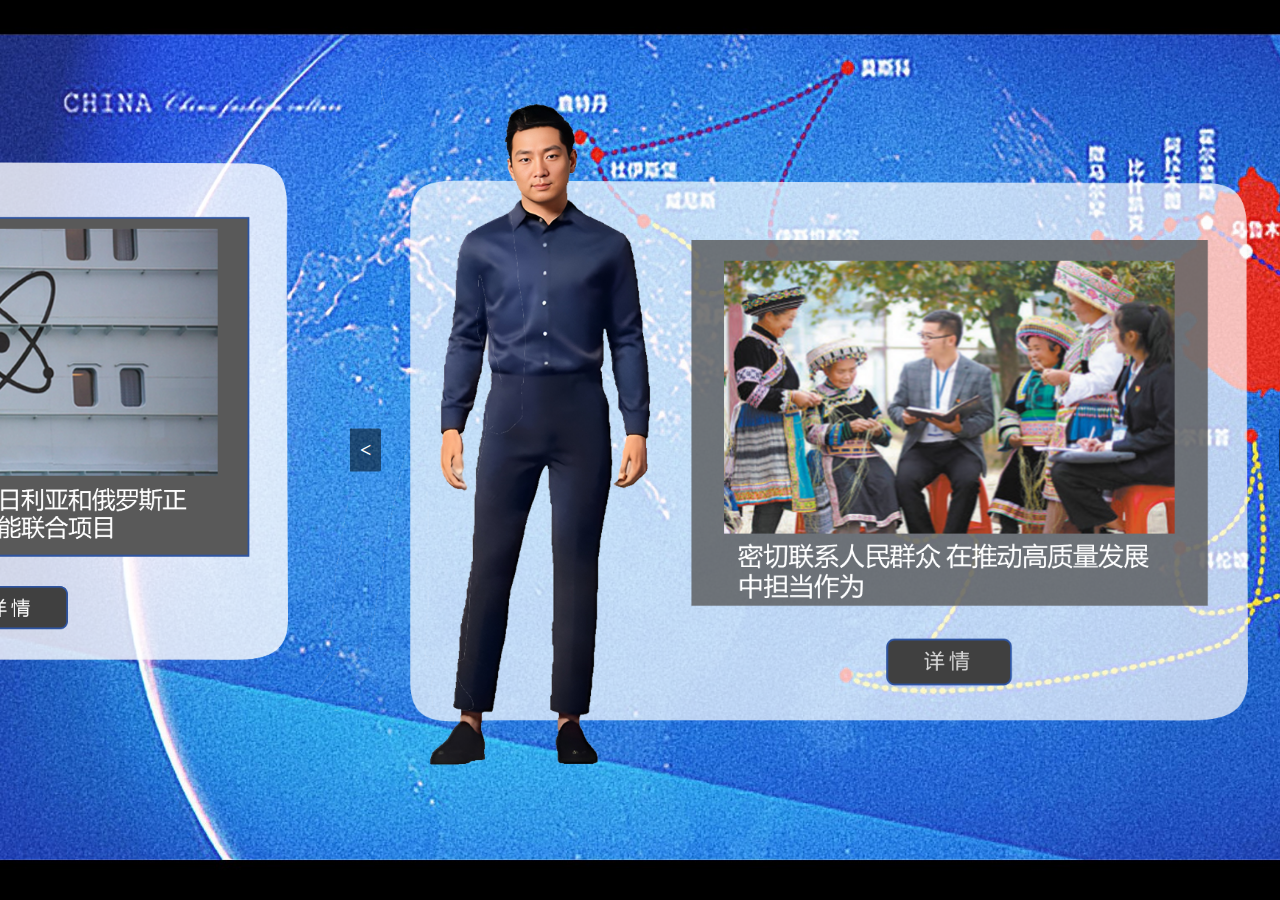
<file: 首页/index.html>
<!DOCTYPE html>
<html>
<head>
    <title>Your Page Title</title>
    <script src="./jquery.min.js"></script>
    <link rel="stylesheet" type="text/css" href="style.css">
    <script src="script.js"></script>
</head>
<body>


  <div id="slider" style="min-height: 800px;">
    <a href="#" class="control_next">></a>
    <a href="#" class="control_prev"><</a>
    <a href="../html轮播/index.html">
      <div style="width: 1644px; overflow: hidden;    height: 800px;">
        <ul>
          <li><img src="human1.png" alt="Slide 1"></li>
          <li><img src="human2.png" alt="Slide 2"></li>
          <li><img src="human3.png" alt="Slide 2"></li>
          <li><img src="human4.png" alt="Slide 2"></li>
        </ul>  
      </div>

    </a>

  </div>
  
  
</body>
</html>
</file>
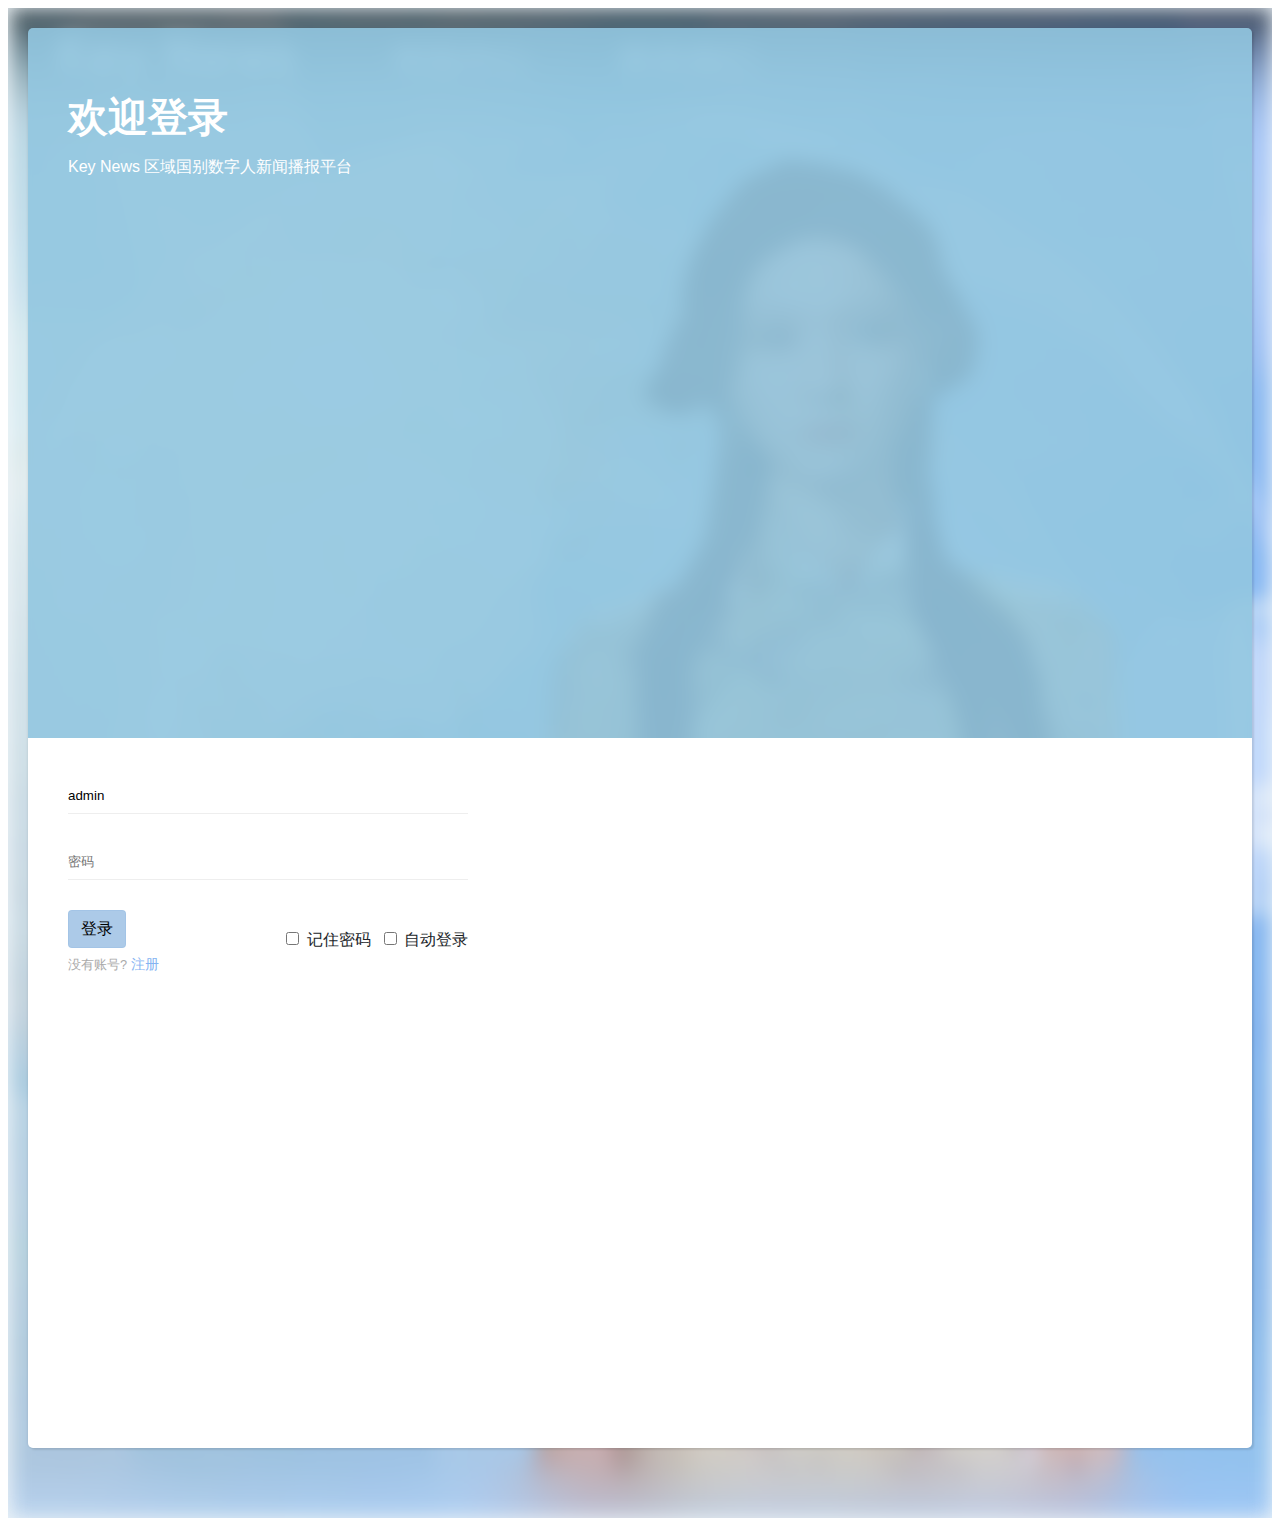
<file: login and register/login.html>
<!DOCTYPE html>
<html>
  <head>
    <meta charset="utf-8">
    <meta http-equiv="X-UA-Compatible" content="IE=edge">
    <title>login</title>
    <meta name="description" content="">
    <meta name="viewport" content="width=device-width, initial-scale=1, shrink-to-fit=no">
    <meta name="robots" content="all,follow">
    <link rel="stylesheet" href="https://www.jq22.com/jquery/bootstrap-4.2.1.css">
    <link rel="stylesheet" href="css/style.default.css" id="theme-stylesheet">
  </head>
  <body>
    <div class="page login-page">
      <div class="container d-flex align-items-center">
        <div class="form-holder has-shadow">
          <div class="row">
            <!-- Logo & Information Panel-->
            <div class="col-lg-6">
              <div class="info d-flex align-items-center">
                <div class="content">
                  <div class="logo">
                    <h1>欢迎登录</h1>
                  </div>
                  <p>Key News
					区域国别数字人新闻播报平台
				  </p>
                </div>
              </div>
            </div>
            <!-- Form Panel    -->
            <div class="col-lg-6 bg-white">
              <div class="form d-flex align-items-center">
                <div class="content">
                  <form method="post" action="login.html" class="form-validate" id="loginFrom">
                    <div class="form-group">
                      <input id="login-username" type="text" name="userName" required data-msg="请输入用户名" placeholder="用户名" value="admin" class="input-material">
                    </div>
                    <div class="form-group">
                      <input id="login-password" type="password" name="passWord" required data-msg="请输入密码" placeholder="密码" class="input-material">
                    </div>
                    <button id="login" type="submit" class="btn btn-primary">登录</button>
                    <div style="margin-top: -40px;"> 
                    	<!-- <input type="checkbox"  id="check1"/>&nbsp;<span>记住密码</span>
                    	<input type="checkbox" id="check2"/>&nbsp;<span>自动登录</span> -->
                    	<div class="custom-control custom-checkbox " style="float: right;">
											    <input type="checkbox" class="custom-control-input" id="check2" >
											    <label class="custom-control-label" for="check2">自动登录</label>
											</div>
											<div class="custom-control custom-checkbox " style="float: right;">
											    <input type="checkbox" class="custom-control-input" id="check1" >
											    <label class="custom-control-label" for="check1">记住密码&nbsp;&nbsp;</label>
											</div> 
                    </div>
                  </form>
                  <br />
                  <small>没有账号?</small><a href="register.html" class="signup">&nbsp;注册</a>
                </div>
              </div>
            </div>
          </div>
        </div>
      </div>
    </div>
    <!-- JavaScript files-->
    <script src="https://www.jq22.com/jquery/jquery-1.10.2.js"></script>
    <script src="https://www.jq22.com/jquery/bootstrap-3.3.4.js"></script>
    <script src="vendor/jquery-validation/jquery.validate.min.js"></script><!--表单验证-->
    <!-- Main File-->
    <script src="js/front.js"></script>
    <script>
    	$(function(){
    		/*判断上次是否勾选记住密码和自动登录*/
    		var check1s=localStorage.getItem("check1");
    		var check2s=localStorage.getItem("check2");
    		var oldName=localStorage.getItem("userName");
    		var oldPass=localStorage.getItem("passWord");
    		if(check1s=="true"){
    			 $("#login-username").val(oldName);
    			 $("#login-password").val(oldPass);
    			 $("#check1").prop('checked',true);
    		}else{
    			 $("#login-username").val('');
    			 $("#login-password").val('');
    			 $("#check1").prop('checked',false);
    		}
    		if(check2s=="true"){
    			$("#check2").prop('checked',true);
    			$("#loginFrom").submit();
    			//location="https://www.baidu.com?userName="+oldName+"&passWord="+oldPass;//添加退出当前账号功能
    		}else{
    			$("#check2").prop('checked',false);
    		}
    		/*拿到刚刚注册的账号*/
    		/*if(localStorage.getItem("name")!=null){
    			$("#login-username").val(localStorage.getItem("name"));
    		}*/
    		/*登录*/
    		$("#login").click(function(){
    			var userName=$("#login-username").val();
    			var passWord=$("#login-password").val();
    			/*获取当前输入的账号密码*/
    			localStorage.setItem("userName",userName)
    			localStorage.setItem("passWord",passWord)
    			/*获取记住密码  自动登录的 checkbox的值*/
    			var check1 = $("#check1").prop('checked');
	    		var check2 = $('#check2').prop('checked');
	    		localStorage.setItem("check1",check1);
	    		localStorage.setItem("check2",check2);
    		})
    		
    		/*$("#check2").click(function(){
    			var flag=$('#check2').prop('checked');
    			if(flag){
    				var userName=$("#login-username").val();
	    			var passWord=$("#login-password").val();
	    			$.ajax({
	    				type:"post",
	    				url:"http://localhost:8080/powers/pow/regUsers",
	    				data:{"userName":userName,"passWord":passWord},
	    				async:true,
	    				success:function(res){
	    					alert(res);
	    				}
	    			});
    			}
    		})*/
    	})
    </script>
  </body>
</html>
</file>
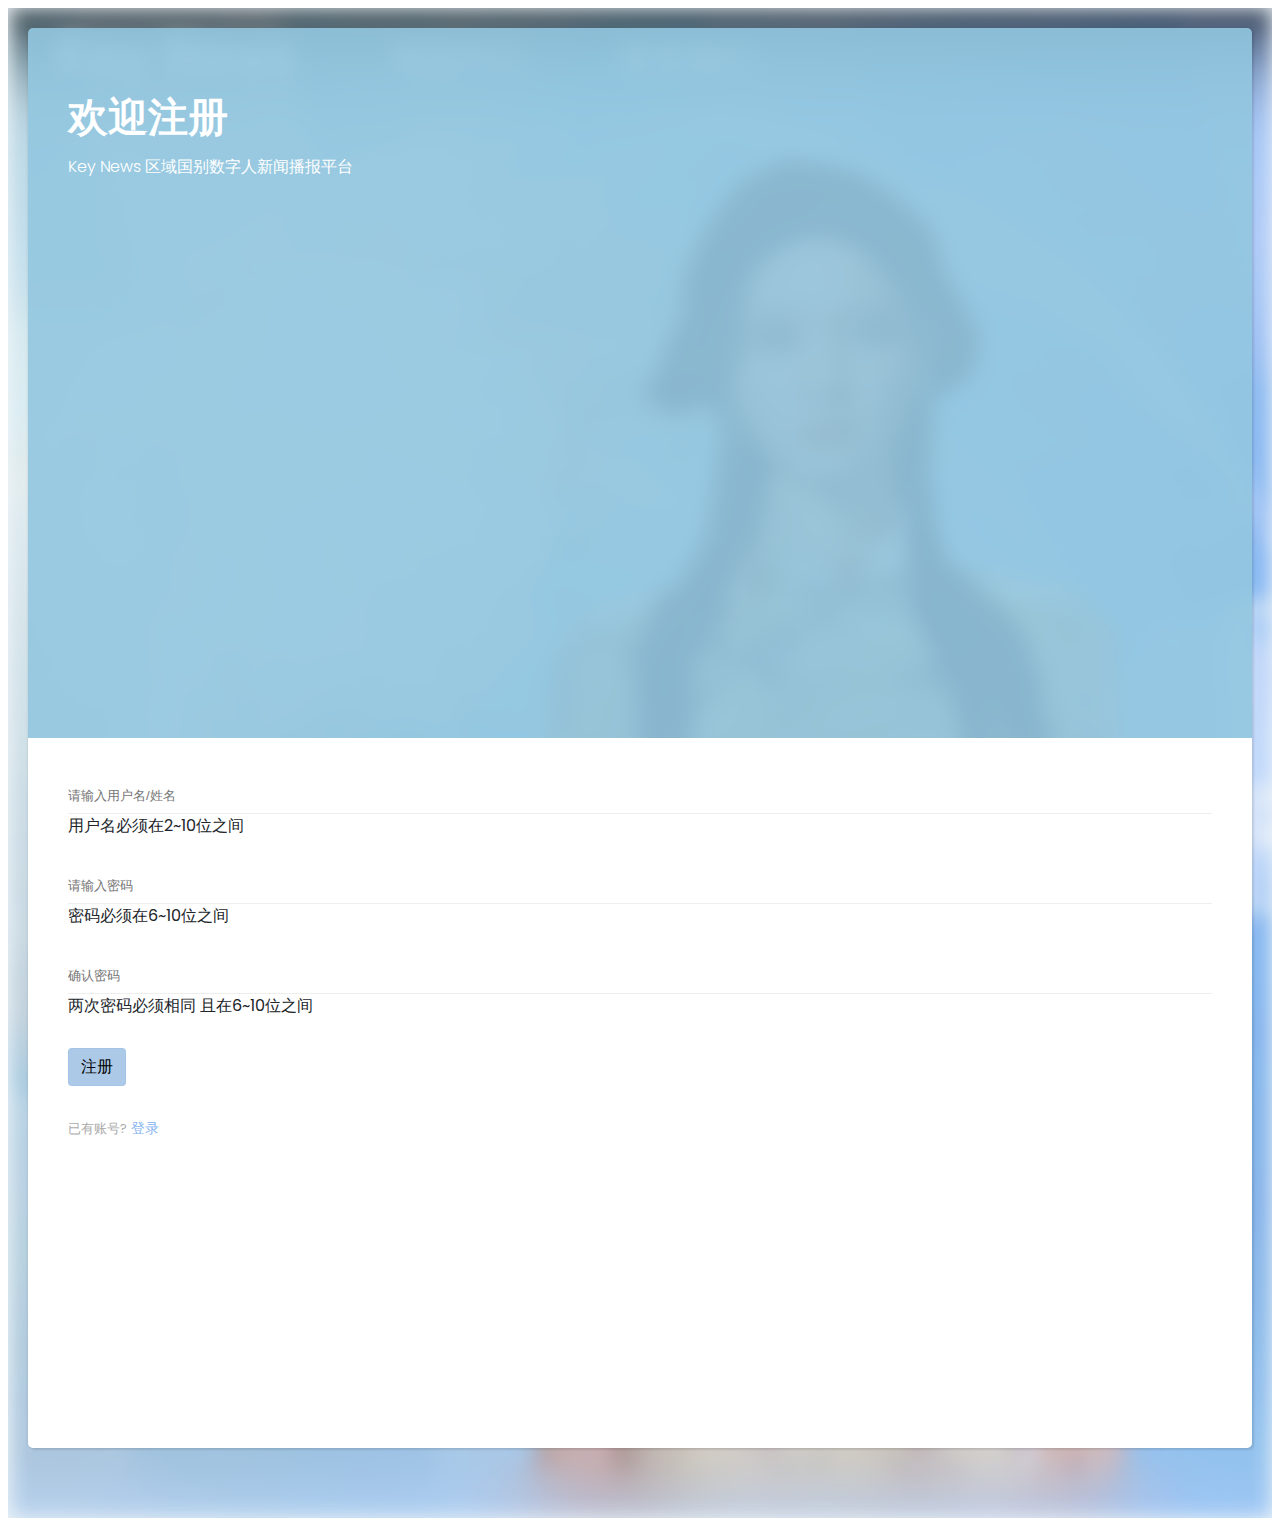
<file: login and register/register.html>
<!DOCTYPE html>
<html>
  <head>
    <meta charset="utf-8">
    <meta http-equiv="X-UA-Compatible" content="IE=edge">
    <title>register</title>
    <meta name="description" content="">
    <meta name="viewport" content="width=device-width, initial-scale=1, shrink-to-fit=no">
    <meta name="robots" content="all,follow">
    <!-- Bootstrap CSS-->
    <link rel="stylesheet" href="https://www.jq22.com/jquery/bootstrap-4.2.1.css">
    <link rel="stylesheet" href="https://fonts.googleapis.com/css?family=Poppins:300,400,700">
    <link rel="stylesheet" href="css/style.default.css" id="theme-stylesheet">
  </head>
  <body>
    <div class="page login-page">
      <div class="container d-flex align-items-center">
        <div class="form-holder has-shadow">
          <div class="row">
            <!-- Logo & Information Panel-->
            <div class="col-lg-6">
              <div class="info d-flex align-items-center">
                <div class="content">
                  <div class="logo">
                    <h1>欢迎注册</h1>
                  </div>
                  <p>Key News
					区域国别数字人新闻播报平台</p>
                </div>
              </div>
            </div>
            <!-- Form Panel    -->
            <div class="col-lg-6 bg-white">
              <div class="form d-flex align-items-center">
                <div class="content">
                    <div class="form-group">
                      <input id="register-username" class="input-material" type="text" name="registerUsername" placeholder="请输入用户名/姓名" >
								      <div class="invalid-feedback">
								        	用户名必须在2~10位之间
								      </div>
                    </div>
                    <div class="form-group">
                      <input id="register-password" class="input-material" type="password" name="registerPassword" placeholder="请输入密码"   >
                    	<div class="invalid-feedback">
								        	密码必须在6~10位之间
								      </div>
                    </div>
                    <div class="form-group">
                      <input id="register-passwords" class="input-material" type="password" name="registerPasswords" placeholder="确认密码"   >
                    	<div class="invalid-feedback">
								        	两次密码必须相同 且在6~10位之间
								      </div>
                    </div>
                    <div class="form-group">
                      <button id="regbtn" type="button" name="registerSubmit" class="btn btn-primary">注册</button>
                    </div>
                  <small>已有账号?</small><a href="login.html" class="signup">&nbsp;登录</a>
                </div>
              </div>
            </div>
          </div>
        </div>
      </div>
    </div>
    <!-- JavaScript files-->
    <script src="https://www.jq22.com/jquery/jquery-1.10.2.js"></script>
    <script src="https://www.jq22.com/jquery/bootstrap-4.2.1.js"></script>
    <script>
    	$(function(){
    		/*错误class  form-control is-invalid
    		正确class  form-control is-valid*/
    		var flagName=false;
    		var flagPas=false;
    		var flagPass=false;
    		/*验证用户名*/
    		var name,passWord,passWords;
    		$("#register-username").change(function(){
    			name=$("#register-username").val();
    			if(name.length<2||name.length>10){
    				$("#register-username").removeClass("form-control is-valid")
    				$("#register-username").addClass("form-control is-invalid");
    				flagName=false;
    			}else{
    				$("#register-username").removeClass("form-control is-invalid")
    				$("#register-username").addClass("form-control is-valid");
    				flagName=true;
    			}
    		})
    		/*验证密码*/
    		$("#register-password").change(function(){
    			passWord=$("#register-password").val();
    			if(passWord.length<6||passWord.length>18){
    				$("#register-password").removeClass("form-control is-valid")
    				$("#register-password").addClass("form-control is-invalid");
    				flagPas=false;
    			}else{
    				$("#register-password").removeClass("form-control is-invalid")
    				$("#register-password").addClass("form-control is-valid");
    				flagPas=true;
    			}
    		})
    		/*验证确认密码*/
    		$("#register-passwords").change(function(){
    			passWords=$("#register-passwords").val();
    			if((passWord!=passWords)||(passWords.length<6||passWords.length>18)){
    				$("#register-passwords").removeClass("form-control is-valid")
    				$("#register-passwords").addClass("form-control is-invalid");
    				flagPass=false;
    			}else{
    				$("#register-passwords").removeClass("form-control is-invalid")
    				$("#register-passwords").addClass("form-control is-valid");
    				flagPass=true;
    			}
    		})
    		
    		
    		$("#regbtn").click(function(){
    			if(flagName&&flagPas&&flagPass){
    				localStorage.setItem("name",name);
    				localStorage.setItem("passWord",passWord);
    				location="login.html"
    			}else{
    				if(!flagName){
    					$("#register-username").addClass("form-control is-invalid");
    				}
    				if(!flagPas){
    					$("#register-password").addClass("form-control is-invalid");
    				}
    				if(!flagPass){
    					$("#register-passwords").addClass("form-control is-invalid");
    				}
    			}
    		})
    	})
    </script>
  </body>
</html>
</file>
<file: 首页/style.css>
html {
  background-image: url('bk1.jpg'); 
  height: 100%;
  width:100%;
  background-size: cover;
  background-repeat: no-repeat;
}

html,
body {
  font-family: "Microsoft YaHei";
  /* height: 100vh; */
  display: flex; /* 使用 flexbox 以便更简单地居中 */  
  /* justify-content: center; */
  align-items: center; /* 垂直居中 */  
  margin: 0;  
  padding: 0;  
}


#slider {
  position: relative;
  width:80%;
  max-width: 1000px;
  height:80vh;
  margin: 20px auto;
  border-radius: 4px;
}

#slider ul {
  position: relative;
  margin: 0;
  padding: 0;
  height: 400px;
  list-style: none;
  display: flex;  
  transition: transform 0.5s ease;
}



#slider ul li {
  flex: 0 0 auto;  
  width: 960px; 
  height: 300px;
  margin: 0;  
  padding: 0;  
  background-size: cover; 
  background-position: center;
  text-indent: -9999px; 
  position: relative
}

#slider ul li img {  
  width: 100%; /* 图片宽度与li相同 */  
  height: auto; /* 图片高度自动以保持比例 */  
  display: block; /* 消除图片底部可能存在的间隙 */  
  margin-left: 30%;
  position: absolute;
}  


a.control_prev,
a.control_next {
  position: absolute;  
  top: 50%;  
  transform: translateY(-50%);  
  z-index: 999;  
  display: block;  
  padding: 10px;  
  background: rgba(0, 0, 0, 0.5); /* 半透明背景 */  
  color: #fff;  
  text-decoration: none;  
  font-weight: bold;  
  font-size: 20px;  
  cursor: pointer;  
}

a.control_prev:hover,
a.control_next:hover {
  opacity: 1;
  -webkit-transition: all 0.2s ease;
}

a.control_prev {
  left: 350px;
  border-radius: 0 2px 2px 0;
}

a.control_next {
  right: -350px;
  border-radius: 2px 0 0 2px;
}

.slider_option {
  margin: 10px auto;  
  width: 160px;  
  font-size: 16px;  
  text-align: center; 
}
</file>
<file: login and register/css/style.default.css>
/*
==========================================================
==========================================================

Bootstrap 4 Admin Template

https://bootstrapious.com/p/admin-template

==========================================================
==========================================================
*/
/*
* ==========================================================
*     GENERAL STYLES
* ==========================================================
*/
body {
  overflow-x: hidden;
}

a,
i,
span {
  display: inline-block;
  text-decoration: none;
  -webkit-transition: all 0.3s;
  transition: all 0.3s;
}

a:hover, a:focus,
i:hover,
i:focus,
span:hover,
span:focus {
  text-decoration: none;
}

section {
  padding: 50px 0;
}

canvas {
  -webkit-user-select: none;
  -moz-user-select: none;
  -ms-user-select: none;
  user-select: none;
}

.container-fluid {
  padding: 0 30px;
}

@media (max-width: 575px) {
  .container-fluid {
    padding: 0 15px;
  }
}

header.page-header {
  padding: 20px 0;
}

table {
  font-size: 0.9em;
  color: #666;
}

.card-close {
  position: absolute;
  top: 15px;
  right: 15px;
}

.card-close .dropdown-toggle {
  color: #999;
  background: none;
  border: none;
}

.card-close .dropdown-toggle:after {
  display: none;
}

.card-close .dropdown-menu {
  border: none;
  min-width: auto;
  font-size: 0.9em;
  border-radius: 0;
  -webkit-box-shadow: 3px 3px 3px rgba(0, 0, 0, 0.1), -2px -2px 3px rgba(0, 0, 0, 0.1);
  box-shadow: 3px 3px 3px rgba(0, 0, 0, 0.1), -2px -2px 3px rgba(0, 0, 0, 0.1);
}

.card-close .dropdown-menu a {
  color: #999 !important;
}

.card-close .dropdown-menu a:hover {
  background: #6ab7ee;
  color: #fff !important;
}

.card-close .dropdown-menu a i {
  margin-right: 10px;
  -webkit-transition: none;
  transition: none;
}

.content-inner {
  position: relative;
  width: calc(100% - 250px);
  min-height: calc(100vh - 70px);
  padding-bottom: 60px;
}

.content-inner.active {
  width: calc(100% - 90px);
}

.page-header {
  background: #fff;
  padding: 20px;
  -webkit-box-shadow: 2px 2px 2px rgba(0, 0, 0, 0.1);
  box-shadow: 2px 2px 2px rgba(0, 0, 0, 0.1);
  position: relative;
  z-index: 8;
}

*[class*="icon-"] {
  -webkit-transform: translateY(3px);
  transform: translateY(3px);
}

button,
input {
  outline: none !important;
}

.card {
  margin-bottom: 30px;
  -webkit-box-shadow: 2px 2px 2px rgba(0, 0, 0, 0.1), -1px 0 2px rgba(0, 0, 0, 0.05);
  box-shadow: 2px 2px 2px rgba(0, 0, 0, 0.1), -1px 0 2px rgba(0, 0, 0, 0.05);
}

.card-header {
  -webkit-box-shadow: 2px 2px 2px rgba(0, 0, 0, 0.05);
  box-shadow: 2px 2px 2px rgba(0, 0, 0, 0.05);
}

.card-header h1,
.card-header h2,
.card-header h3,
.card-header h4,
.card-header h5,
.card-header h6 {
  margin-bottom: 0;
}

.breadcrumb-holder {
  background: #fff;
}

.breadcrumb {
  background: #fff;
  position: relative;
  z-index: 7;
  border-radius: 0;
  padding: 15px 0;
  margin-bottom: 0;
}

.breadcrumb li.breadcrumb-item {
  color: #aaa;
  font-weight: 300;
}

/*=== Helpers ===*/
.text-bold {
  font-weight: 700;
}

.text-small {
  font-size: 0.9rem;
}

.text-xsmall {
  font-size: 0.8rem;
}

.bg-red {
  background: #ff7676 !important;
  color: #fff;
}

.bg-red:hover {
  color: #fff;
}

.bg-blue {
  background: #85b4f2 !important;
  color: #fff;
}

.bg-blue:hover {
  color: #fff;
}

.bg-yellow {
  background: #eef157 !important;
  color: #fff;
}

.bg-yellow:hover {
  color: #fff;
}

.bg-green {
  background: #54e69d !important;
  color: #fff;
}

.bg-green:hover {
  color: #fff;
}

.bg-orange {
  background: #ffc36d !important;
  color: #fff;
}

.bg-orange:hover {
  color: #fff;
}

.bg-violet {
  background: #796AEE !important;
  color: #fff;
}

.bg-violet:hover {
  color: #fff;
}

.bg-gray {
  background: #ced4da !important;
}

.bg-white {
  background: #fff !important;
}

.text-red {
  color: #ff7676;
}

.text-red:hover {
  color: #ff7676;
}

.text-yellow {
  color: #eef157;
}

.text-yellow:hover {
  color: #eef157;
}

.text-green {
  color: #54e69d;
}

.text-green:hover {
  color: #54e69d;
}

.text-orange {
  color: #ffc36d;
}

.text-orange:hover {
  color: #ffc36d;
}

.text-violet {
  color: #796AEE;
}

.text-violet:hover {
  color: #796AEE;
}

.text-blue {
  color: #85b4f2;
}

.text-blue:hover {
  color: #85b4f2;
}

.text-gray {
  color: #ced4da;
}

.text-gray:hover {
  color: #ced4da;
}

.text-uppercase {
  letter-spacing: 0.2em;
}

.lh-2 {
  line-height: 2;
}

.page {
  background: #EEF5F9;
}

.page .text-white {
  color: #fff;
}

.no-padding {
  padding: 0 !important;
}

.no-padding-bottom {
  padding-bottom: 0 !important;
}

.no-padding-top {
  padding-top: 0 !important;
}

.no-margin {
  margin: 0 !important;
}

.no-margin-bottom {
  margin-bottom: 0 !important;
}

.no-margin-top {
  margin-top: 0 !important;
}

.page {
  overflow-x: hidden;
}

.has-shadow {
  -webkit-box-shadow: 2px 2px 2px rgba(0, 0, 0, 0.1), -1px 0 2px rgba(0, 0, 0, 0.05);
  box-shadow: 2px 2px 2px rgba(0, 0, 0, 0.1), -1px 0 2px rgba(0, 0, 0, 0.05);
}

.badge {
  font-weight: 400;
}

.badge-rounded {
  border-radius: 50px;
}

.list-group-item {
  border-right: 0;
  border-left: 0;
}

.list-group-item:first-child, .list-group-item:last-child {
  border-radius: 0;
}

.overflow-hidden {
  overflow: hidden;
}

.tile-link {
  position: absolute;
  cursor: pointer;
  width: 100%;
  height: 100%;
  left: 0;
  top: 0;
  z-index: 30;
}

/*
* ==========================================================
*     SIDEBAR
* ==========================================================
*/
nav.side-navbar {
  background: #fff;
  min-width: 250px;
  max-width: 250px;
  color: #686a76;
  -webkit-box-shadow: 1px 1px 1px rgba(0, 0, 0, 0.1);
  box-shadow: 1px 1px 1px rgba(0, 0, 0, 0.1);
  z-index: 9;
  /*==== Sidebar Header ====*/
  /*==== Sidebar Menu ====*/
  /*==== Shrinked Sidebar ====*/
}

nav.side-navbar a {
  color: inherit;
  position: relative;
  font-size: 0.9em;
}

nav.side-navbar a[data-toggle="collapse"]::before {
  content: '\f104';
  display: inline-block;
  -webkit-transform: translateY(-50%);
  transform: translateY(-50%);
  font-family: 'FontAwesome';
  position: absolute;
  top: 50%;
  right: 20px;
}

nav.side-navbar a[aria-expanded="true"] {
  background: #EEF5F9;
}

nav.side-navbar a[aria-expanded="true"]::before {
  content: '\f107';
}

nav.side-navbar a i {
  font-size: 1.2em;
  margin-right: 10px;
  -webkit-transition: none;
  transition: none;
}

nav.side-navbar .sidebar-header {
  padding: 30px 15px;
}

nav.side-navbar .avatar {
  width: 55px;
  height: 55px;
}

nav.side-navbar .title {
  margin-left: 10px;
}

nav.side-navbar .title h1 {
  color: #333;
}

nav.side-navbar .title p {
  font-size: 0.9em;
  font-weight: 200;
  margin-bottom: 0;
  color: #aaa;
}

nav.side-navbar span.heading {
  text-transform: uppercase;
  font-weight: 400;
  margin-left: 20px;
  color: #ccc;
  font-size: 0.8em;
}

nav.side-navbar ul {
  padding: 15px 0;
}

nav.side-navbar ul li {
  /* submenu item active */
}

nav.side-navbar ul li a {
  padding: 10px 15px;
  text-decoration: none;
  display: block;
  font-weight: 300;
  border-left: 4px solid transparent;
}

nav.side-navbar ul li a:hover {
  background: #6ff5f7;
  border-left: 4px solid #257ce6;
  color: #fff;
}

nav.side-navbar ul li li a {
  padding-left: 50px;
  background: #EEF5F9;
}

nav.side-navbar ul li.active > a {
  background: #61e8ef;
  color: #fff;
  border-left: 4px solid #3b25e6;
}

nav.side-navbar ul li.active > a:hover {
  background: hsl(202, 80%, 67%);
}

nav.side-navbar ul li li.active > a {
  background: #79c8ec;
}

nav.side-navbar ul li ul {
  padding: 0;
}

nav.side-navbar.shrinked {
  min-width: 90px;
  max-width: 90px;
  text-align: center;
}

nav.side-navbar.shrinked span.heading {
  margin: 0;
}

nav.side-navbar.shrinked ul li a {
  padding: 15px 2px;
  border: none;
  font-size: 0.8em;
  color: #aaa;
  -webkit-transition: color 0.3s, background 0.3s;
  transition: color 0.3s, background 0.3s;
}

nav.side-navbar.shrinked ul li a[data-toggle="collapse"]::before {
  content: '\f107';
  -webkit-transform: translateX(50%);
  transform: translateX(50%);
  position: absolute;
  top: auto;
  right: 50%;
  bottom: 0;
  left: auto;
}

nav.side-navbar.shrinked ul li a[data-toggle="collapse"][aria-expanded="true"]::before {
  content: '\f106';
}

nav.side-navbar.shrinked ul li a:hover {
  color: #fff;
  border: none;
}

nav.side-navbar.shrinked ul li a:hover i {
  color: #fff;
}

nav.side-navbar.shrinked ul li a i {
  margin-right: 0;
  margin-bottom: 2px;
  display: block;
  font-size: 1rem;
  color: #333;
  -webkit-transition: color 0.3s;
  transition: color 0.3s;
}

nav.side-navbar.shrinked ul li.active > a {
  color: #fff;
}

nav.side-navbar.shrinked ul li.active > a i {
  color: #fff;
}

nav.side-navbar.shrinked .sidebar-header .title {
  display: none;
}

/* SIDEBAR MEDIAQUERIES ----------------------------------- */
@media (max-width: 1199px) {
  nav.side-navbar {
    margin-left: -90px;
    min-width: 90px;
    max-width: 90px;
    text-align: center;
    overflow: hidden;
  }
  nav.side-navbar span.heading {
    margin: 0;
  }
  nav.side-navbar ul li a {
    padding: 15px 2px;
    border: none;
    font-size: 0.8em;
    color: #aaa;
    -webkit-transition: color 0.3s, background 0.3s;
    transition: color 0.3s, background 0.3s;
  }
  nav.side-navbar ul li a[data-toggle="collapse"]::before {
    content: '\f107';
    -webkit-transform: translateX(50%);
    transform: translateX(50%);
    position: absolute;
    top: auto;
    right: 50%;
    bottom: 0;
    left: auto;
  }
  nav.side-navbar ul li a[data-toggle="collapse"][aria-expanded="true"]::before {
    content: '\f106';
  }
  nav.side-navbar ul li a:hover {
    color: #fff;
    border: none;
  }
  nav.side-navbar ul li a:hover i {
    color: #fff;
  }
  nav.side-navbar ul li a i {
    margin-right: 0;
    margin-bottom: 5px;
    display: block;
    font-size: 1.6em;
    color: #333;
    -webkit-transition: color 0.3s;
    transition: color 0.3s;
  }
  nav.side-navbar ul li.active > a {
    color: #fff;
  }
  nav.side-navbar ul li.active > a i {
    color: #fff;
  }
  nav.side-navbar .sidebar-header .title {
    display: none;
  }
  nav.side-navbar.shrinked {
    margin-left: 0;
  }
  .content-inner {
    width: 100%;
  }
  .content-inner.active {
    width: calc(100% - 90px);
  }
}

/*
* ==========================================================
*     MAIN NAVBAR
* ==========================================================
*/
nav.navbar {
  background: #2f333e;
  padding-top: 15px;
  padding-bottom: 15px;
  color: #fff;
  position: relative;
  border-radius: 0;
  -webkit-box-shadow: 2px 2px 2px rgba(0, 0, 0, 0.2);
  box-shadow: 2px 2px 2px rgba(0, 0, 0, 0.2);
  z-index: 10;
  padding-left: 0;
  padding-right: 0;
  /*==== Toggle Sidebar Btn ====*/
  /*==== Navbar Items ====*/
  /*==== Search Box ====*/
  /*==== Dropdowns ====*/
}

nav.navbar .badge {
  width: 22px;
  height: 22px;
  line-height: 22px;
  text-align: center;
  padding: 0;
  border-radius: 50%;
}

nav.navbar .navbar-holder {
  width: 100%;
}

nav.navbar a {
  color: inherit;
}

nav.navbar .container-fluid {
  width: 100%;
}

nav.navbar .menu-btn {
  margin-right: 20px;
  font-size: 1.2em;
  -webkit-transition: all 0.7s;
  transition: all 0.7s;
}

nav.navbar .menu-btn span {
  width: 20px;
  height: 2px;
  background: #fff;
  display: block;
  margin: 4px auto 0;
  -webkit-transition: all 0.3s cubic-bezier(0.81, -0.33, 0.345, 1.375);
  transition: all 0.3s cubic-bezier(0.81, -0.33, 0.345, 1.375);
}

nav.navbar .menu-btn span:nth-of-type(2) {
  position: relative;
  width: 35px;
  -webkit-transform: rotateY(180deg);
  transform: rotateY(180deg);
}

nav.navbar .menu-btn span:nth-of-type(2)::before, nav.navbar .menu-btn span:nth-of-type(2)::after {
  content: '';
  width: 6px;
  height: 2px;
  display: block;
  background: #fff;
  -webkit-transform: rotate(45deg);
  transform: rotate(45deg);
  position: absolute;
  top: 2px;
  left: 0;
  -webkit-transition: all 0.7s;
  transition: all 0.7s;
}

nav.navbar .menu-btn span:nth-of-type(2)::after {
  -webkit-transform: rotate(145deg);
  transform: rotate(145deg);
  position: absolute;
  top: -2px;
  left: 0;
}

nav.navbar .menu-btn.active span:first-of-type {
  -webkit-transform: translateY(12px);
  transform: translateY(12px);
}

nav.navbar .menu-btn.active span:nth-of-type(2) {
  -webkit-transform: none;
  transform: none;
}

nav.navbar .menu-btn.active span:last-of-type {
  -webkit-transform: translateY(-12px);
  transform: translateY(-12px);
}

nav.navbar .nav-link {
  position: relative;
}

nav.navbar .nav-link span.badge-corner {
  position: absolute;
  top: 0;
  right: 0;
  font-weight: 400;
  font-size: 0.7em;
}

nav.navbar .nav-link.language span {
  margin-left: .3rem;
  vertical-align: middle;
}

nav.navbar .nav-link.logout i {
  margin-left: 10px;
}

nav.navbar .nav-menu {
  margin-bottom: 0;
}

nav.navbar .search-box {
  width: 100%;
  height: 100%;
  position: absolute;
  top: 0;
  right: 0;
  padding: 0;
  background: #fff;
  z-index: 12;
  border-radius: 0;
  display: none;
}

nav.navbar .search-box .dismiss {
  position: absolute;
  top: 50%;
  right: 20px;
  -webkit-transform: translateY(-50%);
  transform: translateY(-50%);
  background: none;
  border: none;
  cursor: pointer;
  font-size: 1.5em;
  color: #999;
}

nav.navbar .search-box form {
  height: 100%;
}

nav.navbar .search-box form input {
  height: 100%;
  border: none;
  padding: 20px;
}

nav.navbar .dropdown-toggle::after {
  border: none !important;
  content: '\f107';
  vertical-align: baseline;
  font-family: 'FontAwesome';
  margin-left: .3rem;
}

nav.navbar .dropdown-menu {
  right: 0;
  min-width: 250px;
  left: auto;
  margin-top: 15px;
  margin-bottom: 0;
  padding: 15px 0;
  max-width: 400px;
  border-radius: 0;
  border: none;
  -webkit-box-shadow: 2px 2px 2px rgba(0, 0, 0, 0.1), -2px 0 2px rgba(0, 0, 0, 0.1);
  box-shadow: 2px 2px 2px rgba(0, 0, 0, 0.1), -2px 0 2px rgba(0, 0, 0, 0.1);
}

nav.navbar .dropdown-menu .dropdown-item {
  background: #fff;
  padding: 10px 20px;
  font-size: 0.8rem;
  color: #777;
  width: 100%;
}

nav.navbar .dropdown-menu .dropdown-item:hover {
  background: #f5f5f5;
}

nav.navbar .dropdown-menu .dropdown-item i {
  width: 30px;
  height: 30px;
  line-height: 30px;
  background: #796AEE;
  text-align: center;
  color: #fff;
  border-radius: 50%;
  margin-right: 10px;
}

nav.navbar .dropdown-menu .dropdown-item small {
  margin-left: 40px;
}

nav.navbar .dropdown-menu span {
  position: static;
  font-size: 0.9em;
  color: #999;
}

nav.navbar .dropdown-menu strong {
  font-weight: 700;
}

nav.navbar .dropdown-menu .msg-profile {
  width: 45px;
  height: 45px;
  margin-right: 10px;
}

nav.navbar .dropdown-menu h3 {
  font-weight: 500;
}

/* MAIN NAVBAR MEDIAQUERIES ----------------------------------- */
@media (max-width: 1199px) {
  nav.navbar {
    /*==== Toggle Sidebar Btn ====*/
  }
  nav.navbar .menu-btn {
    margin-right: 20px;
    font-size: 1.2em;
    -webkit-transition: all 0.7s;
    transition: all 0.7s;
  }
  nav.navbar .menu-btn span:first-of-type {
    -webkit-transform: translateY(12px);
    transform: translateY(12px);
  }
  nav.navbar .menu-btn span:nth-of-type(2) {
    -webkit-transform: none;
    transform: none;
  }
  nav.navbar .menu-btn span:nth-of-type(2)::before, nav.navbar .menu-btn span:nth-of-type(2)::after {
    -webkit-transform: rotate(45deg);
    transform: rotate(45deg);
  }
  nav.navbar .menu-btn span:nth-of-type(2)::after {
    -webkit-transform: rotate(145deg);
    transform: rotate(145deg);
    position: absolute;
    top: -2px;
    left: 0;
  }
  nav.navbar .menu-btn span:last-of-type {
    -webkit-transform: translateY(-12px);
    transform: translateY(-12px);
  }
  nav.navbar .menu-btn.active span:first-of-type {
    -webkit-transform: none;
    transform: none;
  }
  nav.navbar .menu-btn.active span:nth-of-type(2) {
    -webkit-transform: rotateY(180deg);
    transform: rotateY(180deg);
  }
  nav.navbar .menu-btn.active span:last-of-type {
    -webkit-transform: none;
    transform: none;
  }
}

@media (max-width: 575px) {
  nav.navbar {
    font-size: 14px;
  }
  nav.navbar .badge {
    width: 19px;
    height: 19px;
  }
  nav.navbar .nav-item > a {
    font-size: 13px;
  }
  nav.navbar .dropdown-menu {
    right: auto;
    left: -50%;
    -webkit-transform: translateX(-50%);
    transform: translateX(-50%);
  }
}

/*
* ==========================================================
*     DASHBOARD COUNTS SECTION
* ==========================================================
*/
section.dashboard-counts .icon {
  width: 40px;
  height: 40px;
  line-height: 40px;
  text-align: center;
  min-width: 40px;
  max-width: 40px;
  border-radius: 50%;
}

section.dashboard-counts .title {
  font-size: 1.1em;
  font-weight: 300;
  color: #777;
  margin: 0 20px;
}

section.dashboard-counts .progress {
  margin-top: 10px;
  height: 4px;
}

section.dashboard-counts .number {
  font-size: 1.8em;
  font-weight: 300;
}

section.dashboard-counts .number strong {
  font-weight: 700;
}

section.dashboard-counts .row {
  padding: 30px 15px;
  margin: 0;
}

section.dashboard-counts div[class*='col-'] .item {
  border-right: 1px solid #eee;
  padding: 15px 0;
}

section.dashboard-counts div[class*='col-']:last-of-type .item {
  border-right: none;
}

/*  DASHBOARD COUNTS MEDIAQUERIES ------------------------ */
@media (max-width: 1199px) {
  section.dashboard-counts div[class*='col-']:nth-of-type(2) .item {
    border-right: none;
  }
}

@media (max-width: 575px) {
  section.dashboard-counts div[class*='col-'] .item {
    border-right: none;
  }
}

/*
* ==========================================================
*     DASHBOARD HEADER SECTION
* ==========================================================
*/
.statistic {
  padding: 20px 15px;
  margin-bottom: 15px;
}

.statistic:last-of-type {
  margin-bottom: 0;
}

.statistic strong {
  font-size: 1.5em;
  color: #333;
  font-weight: 700;
  line-height: 1;
}

.statistic small {
  color: #aaa;
  text-transform: uppercase;
}

.statistic .icon {
  width: 40px;
  height: 40px;
  line-height: 40px;
  text-align: center;
  min-width: 40px;
  max-width: 40px;
  color: #fff;
  border-radius: 50%;
  margin-right: 15px;
}

.chart .title {
  padding: 15px 0 0 15px;
}

.chart .title strong {
  font-weight: 700;
  font-size: 1.2em;
}

.chart .title small {
  color: #aaa;
  text-transform: uppercase;
}

.chart .line-chart {
  width: 100%;
  height: 100%;
  padding: 20px 0;
}

.chart .line-chart canvas {
  width: calc(100% - 30px) !important;
}

.chart .bar-chart {
  margin-bottom: 15px;
}

.chart .bar-chart canvas {
  padding: 15px;
  width: 100%;
  margin: 0;
}

/*  DASHBOARD HEADER  MEDIAQUERIES ------------------------*/
@media (max-width: 991px) {
  section.dashboard-header div[class*='col-'] {
    margin-bottom: 20px;
  }
}

/*
* ==========================================================
*     PROJECTS SECTION
* ==========================================================
*/
.project .row {
  margin: 0;
  padding: 15px 0;
  margin-bottom: 15px;
}

.project div[class*='col-'] {
  border-right: 1px solid #eee;
}

.project .text h3 {
  margin-bottom: 0;
  color: #555;
}

.project .text small {
  color: #aaa;
  font-size: 0.75em;
}

.project .project-date span {
  font-size: 0.9em;
  color: #999;
}

.project .image {
  max-width: 50px;
  min-width: 50px;
  height: 50px;
  margin-right: 15px;
}

.project .time,
.project .comments,
.project .project-progress {
  color: #999;
  font-size: 0.9em;
  margin-right: 20px;
}

.project .time i,
.project .comments i,
.project .project-progress i {
  margin-right: 5px;
}

.project .project-progress {
  width: 200px;
}

.project .project-progress .progress {
  height: 4px;
}

.project .card {
  margin-bottom: 0;
}

/* PROJECTS SECTION ------------------------------------- */
@media (max-width: 991px) {
  .project .right-col {
    margin-top: 20px;
    margin-left: 65px;
  }
  .project .project-progress {
    width: 150px;
  }
}

@media (max-width: 480px) {
  .project .project-progress {
    display: none;
  }
}

/*
* ==========================================================
*     CLIENT SECTION
* ==========================================================
*/
/*====== Work Amount Box ======*/
.work-amount .chart {
  margin: 40px auto;
  position: relative;
}

.work-amount .chart .text {
  display: inline-block;
  position: absolute;
  top: 50%;
  left: 50%;
  -webkit-transform: translate(-50%, -50%);
  transform: translate(-50%, -50%);
}

.work-amount .chart strong {
  font-size: 1.5rem;
}

.work-amount .chart span {
  color: #999;
  font-weight: 300;
}

.work-amount li span {
  font-size: 0.85em;
  margin-bottom: 10px;
  color: #777;
  display: block;
}

.work-amount li span::before {
  content: '';
  display: inline-block;
  margin-right: 10px;
  width: 7px;
  height: 7px;
  line-height: 7px;
  background: #85b4f2;
  border-radius: 50%;
}

/*====== Client Profile Box ======*/
.client .client-avatar {
  width: 100px;
  height: 100px;
  margin: 0 auto;
  position: relative;
}

.client .client-avatar .status {
  content: '';
  display: block;
  width: 18px;
  height: 18px;
  border: 3px solid #fff;
  border-radius: 50%;
  position: absolute;
  right: 4px;
  bottom: 4px;
}

.client .client-title {
  margin-top: 20px;
}

.client .client-title h3 {
  font-weight: 500;
  color: #555;
}

.client .client-title span {
  font-size: 0.9em;
  color: #aaa;
  display: block;
}

.client .client-title a {
  padding: 2px 30px;
  border-radius: 40px;
  background: #54e69d;
  color: #fff;
  margin-top: 5px;
  font-size: 0.9em;
  text-decoration: none;
}

.client .client-title a:hover {
  background: #85b4f2;
}

.client .client-info {
  margin-top: 20px;
}

.client .client-info strong {
  font-weight: 700;
}

.client .client-social {
  margin-top: 20px;
}

.client .client-social a {
  color: #aaa;
}

/*====== Total Overdue Box ======*/
.overdue .chart canvas {
  width: 100% !important;
  z-index: 1;
}

.overdue .card {
  margin-bottom: 0;
}

.overdue .card-body {
  padding: 20px;
}

.overdue .card-body small {
  font-weight: 300;
  color: #aaa;
}

.overdue .card-body h3 {
  margin-bottom: 5px;
}

.overdue .number {
  font-size: 1.8em;
  font-weight: 400;
  color: #555;
  margin: 35px 0;
}

/*
* ==========================================================
*     FEEDS SECTION
* ==========================================================
*/
/*====== Checklist Box ======*/
.checklist label {
  font-size: 0.8em;
  color: #999;
  line-height: 1.8em;
  margin-bottom: 0;
}

.checklist .item {
  padding: 20px;
}

.checklist .item:nth-of-type(even) {
  background: #fafafa;
}

/*====== Trending Articles Box ======*/
.articles a {
  text-decoration: none !important;
  display: block;
  margin-bottom: 0;
  color: #555;
}

.articles .badge {
  font-size: 0.7em;
  padding: 5px 10px;
  line-height: 1;
  margin-left: 10px;
}

.articles .item {
  padding: 20px;
}

.articles .item:nth-of-type(even) {
  background: #fafafa;
}

.articles .item .image {
  min-width: 50px;
  max-width: 50px;
  height: 50px;
  margin-right: 15px;
}

.articles .item img {
  padding: 3px;
  border: 1px solid #28a745;
}

.articles .item h3 {
  color: #555;
  font-weight: 400;
  margin-bottom: 0;
}

.articles .item small {
  color: #aaa;
  font-size: 0.75em;
}

/*
* ==========================================================
*     UPDATES SECTION
* ==========================================================
*/
/*====== Recent Updates Box ======*/
.recent-updates .item {
  padding: 20px;
}

.recent-updates .item:nth-of-type(even) {
  background: #fafafa;
}

.recent-updates .icon {
  margin-right: 10px;
}

.recent-updates h5 {
  margin-bottom: 5px;
  color: #333;
  font-weight: 400;
}

.recent-updates p {
  font-size: 0.8em;
  color: #aaa;
  margin-bottom: 0;
}

.recent-updates .date {
  font-size: 0.9em;
  color: #adadad;
}

.recent-updates .date strong {
  font-size: 1.4em;
  line-height: 0.8em;
  display: block;
}

.recent-updates .date span {
  font-size: 0.9em;
  font-weight: 300;
}

/*====== Daily Feeds Box ======*/
.daily-feeds .item {
  padding: 20px;
  border-bottom: 1px solid #eee;
}

.daily-feeds .feed-profile {
  max-width: 50px;
  min-width: 50px;
  margin-right: 10px;
}

.daily-feeds h5 {
  margin-bottom: 0;
  color: #555;
}

.daily-feeds span {
  font-size: 0.8em;
  color: #999;
}

.daily-feeds .full-date {
  font-size: 0.85em;
  color: #aaa;
  font-weight: 300;
}

.daily-feeds .CTAs {
  margin-top: 5px;
}

.daily-feeds .CTAs a {
  font-size: 0.7em;
  padding: 3px 8px;
  margin-right: 5px;
}

.daily-feeds .CTAs a i {
  margin-right: 5px;
}

.daily-feeds .quote {
  background: #fafafa;
  margin-top: 5px;
  border-radius: 0;
  padding: 15px;
  margin-left: 60px;
}

.daily-feeds .quote small {
  font-size: 0.75em;
  color: #777;
}

.daily-feeds .date {
  font-size: 0.9em;
  color: #aaa;
}

/*====== Recent Activities Box ======*/
.recent-activities .item {
  padding: 0 15px;
  border-bottom: 1px solid #eee;
}

.recent-activities .item div[class*='col-'] {
  padding: 15px;
}

.recent-activities h5 {
  font-weight: 400;
  color: #333;
}

.recent-activities p {
  font-size: 0.75em;
  color: #999;
}

.recent-activities .icon {
  width: 35px;
  height: 35px;
  line-height: 35px;
  background: #f5f5f5;
  text-align: center;
  display: inline-block;
}

.recent-activities .date {
  font-size: 0.75em;
  color: #999;
  padding: 10px;
}

.recent-activities .date-holder {
  padding: 0 !important;
  border-right: 1px solid #eee;
}

/*
* ==========================================================
*     FOOTER
* ==========================================================
*/
footer.main-footer {
  position: absolute;
  bottom: 0;
  width: 100%;
  background: #2f333e;
  color: #fff;
  padding: 20px 10px;
}

footer.main-footer a {
  color: inherit;
}

footer.main-footer p {
  margin: 0;
  font-size: 0.8em;
}

/* FOOTER MEDIAQUERIES  --------------------------------- */
@media (max-width: 575px) {
  footer.main-footer div[class*='col'] {
    text-align: center !important;
  }
}

section.charts div[class*="col-"] {
  margin-bottom: 30px;
}

section.charts header {
  padding: 30px 0;
}

section.charts div[class*="col-"] {
  margin-bottom: 0;
}

/*
* ==========================================================
*     LINE CHART
* ==========================================================
*/
.line-chart-example .card-block {
  padding: 20px;
}

/*
* ==========================================================
*     POLAR CHART
* ==========================================================
*/
/*
* ==========================================================
*     POLAR CHART
* ==========================================================
*/
.polar-chart-example canvas {
  max-width: 350px;
  max-height: 350px;
  margin: 20px auto;
}

/*
* ==========================================================
*     PIE CHART
* ==========================================================
*/
.pie-chart-example canvas {
  max-width: 350px;
  max-height: 350px;
  margin: 15px auto;
}

/*
* ==========================================================
*     RADAR CHART
* ==========================================================
*/
.radar-chart-example canvas {
  max-width: 350px;
  max-height: 350px;
  margin: 20px auto;
}

/* FORMS MEDIAQUERIES -------------------------- */
@media (max-width: 991px) {
  section.charts h2 {
    font-size: 1rem;
  }
}

/*
* ==========================================================
*     FORMS
* ==========================================================
*/
.form-control {
  height: calc(2.25rem + 2px);
  border: 1px solid #dee2e6;
  border-radius: 0;
  padding: 0.375rem 0.75rem;
}

.form-control::-moz-placeholder {
  font-size: 0.9em;
  font-weight: 300;
  font-family: "Poppins", sans-serif;
  color: #aaa;
}

.form-control::-webkit-input-placeholder {
  font-size: 0.9em;
  font-weight: 300;
  font-family: "Poppins", sans-serif;
  color: #aaa;
}

.form-control:-ms-input-placeholder {
  font-size: 0.9em;
  font-weight: 300;
  font-family: "Poppins", sans-serif;
  color: #aaa;
}

.form-control:focus {
  color: #495057;
  background-color: #fff;
  border-color: #796AEE;
  outline: none;
  -webkit-box-shadow: 0 0 0 0.2rem rgba(121, 106, 238, 0.25);
  box-shadow: 0 0 0 0.2rem rgba(121, 106, 238, 0.25);
}

.form-control-sm {
  height: calc(1.8125rem + 2px);
  padding: 0.25rem 0.5rem;
  font-size: 0.875rem;
  line-height: 1.5;
}

.form-control-lg {
  height: calc(2.875rem + 2px);
  padding: 0.5rem 1rem;
  font-size: 1.25rem;
  line-height: 1.5;
}

textarea.form-control {
  height: auto;
}

select.form-control[size], select.form-control[multiple] {
  height: auto;
}

select.form-control option {
  color: #999;
}

.input-group .dropdown-menu {
  padding: 15px;
  color: #777;
  border-radius: 0;
}

.input-group .dropdown-menu a {
  padding: 5px 0;
  color: inherit;
  text-decoration: none;
}

.input-group .dropdown-menu a:hover {
  color: #796AEE;
  background: none;
}

.input-group-text {
  color: #868e96;
  background: #f8f9fa;
  border-color: #dee2e6;
  border-radius: 0;
}

.input-group-text .checkbox-template, .input-group-text .radio-template {
  -webkit-transform: none;
  transform: none;
}

.form-control-label {
  font-size: .9rem;
  color: #777;
}

button, input[type='submit'] {
  cursor: pointer;
  font-family: inherit;
  font-weight: 300 !important;
}

.input-group .dropdown-toggle {
  background: #f5f5f5;
  color: #777;
}

.checkbox-template, .radio-template {
  -webkit-transform: translateY(3px);
  transform: translateY(3px);
  -webkit-user-select: none;
  -moz-user-select: none;
  -ms-user-select: none;
  user-select: none;
  cursor: pointer;
  position: relative;
}

.checkbox-template + label, .radio-template + label {
  margin-left: 10px;
}

.checkbox-template::before, .radio-template::before {
  margin-right: 10px;
  content: '';
  display: inline-block;
  -webkit-transform: translate(-2px, -2px);
  transform: translate(-2px, -2px);
  width: 18px;
  height: 18px;
  line-height: 18px;
  text-align: center;
  background: #dae2e7;
  -webkit-transition: all 0.2s;
  transition: all 0.2s;
}

.checkbox-template::after, .radio-template::after {
  content: '\f00c';
  width: 12px;
  height: 12px;
  line-height: 12px;
  text-align: center;
  display: block;
  font-family: 'FontAwesome';
  position: absolute;
  top: 1px;
  left: 1px;
  font-size: 0.7em;
  opacity: 0;
  -webkit-transition: all 0.2s;
  transition: all 0.2s;
  color: #fff;
}

.checkbox-template:checked::before, .radio-template:checked::before {
  background: #796AEE;
}

.checkbox-template:checked::after, .radio-template:checked::after {
  opacity: 1;
}

.radio-template::before {
  border-radius: 50%;
  -webkit-transform: translate(-3px, -3px);
  transform: translate(-3px, -3px);
}

.radio-template::after {
  width: 6px;
  height: 6px;
  line-height: 6px;
  text-align: center;
  position: absolute;
  top: 3px;
  left: 3px;
  border-radius: 50%;
  content: '';
}

.radio-template:checked::after {
  background: #fff;
}

input.input-material {
  width: 100%;
  border: none;
  border-bottom: 1px solid #eee;
  padding: 10px 0;
}

input.input-material.is-invalid {
  border-color: #dc3545 !important;
}

input.input-material:focus {
  border-color: #796AEE;
}

input.input-material ~ label {
  color: #aaa;
  position: absolute;
  top: 14px;
  left: 0;
  cursor: text;
  -webkit-transition: all 0.2s;
  transition: all 0.2s;
  font-weight: 300;
}

input.input-material ~ label.active {
  font-size: 0.8rem;
  top: -10px;
  color: #796AEE;
}

input.input-material.is-invalid ~ label {
  color: #dc3545;
}

.form-group-material {
  position: relative;
  margin-bottom: 30px;
}

.modal-content {
  border-radius: 0;
}

.i-checks {
  display: -webkit-box;
  display: -ms-flexbox;
  display: flex;
}

/*
* ==========================================================
*     FORM PAGE
* ==========================================================
*/
.forms p {
  font-size: 0.9em;
  color: #555;
}

.forms form small {
  font-size: 0.8em;
  color: #999;
  font-weight: 300;
}

.forms .line {
  width: 100%;
  height: 1px;
  border-bottom: 1px dashed #eee;
  margin: 30px 0;
}

/*
* ==========================================================
*     LOGIN PAGE
* ==========================================================
*/
.login-page {
  position: relative;
}

.login-page::before {
  content: '';
  width: 100%;
  height: 100%;
  display: block;
  z-index: -1;
  background: url(../img/p_big3.jpg);
  background-size: cover;
  -webkit-filter: blur(10px);
  filter: blur(10px);
  z-index: 1;
  position: absolute;
  top: 0;
  right: 0;
}

.login-page .container {
  min-height: 100vh;
  z-index: 999;
  padding: 20px;
  position: relative;
}

.login-page .form-holder {
  width: 100%;
  border-radius: 5px;
  overflow: hidden;
  margin-bottom: 50px;
}

.login-page .form-holder .info, .login-page .form-holder .form {
  min-height: 70vh;
  padding: 40px;
  height: 100%;
}

.login-page .form-holder div[class*='col-'] {
  padding: 0;
}

.login-page .form-holder .info {
  background: rgba(146, 198, 224, 0.9);
  color: #fff;
}

.login-page .form-holder .info h1 {
  font-size: 2.5em;
  font-weight: 600;
}

.login-page .form-holder .info p {
  font-weight: 300;
}

.login-page .form-holder .form .form-group {
  position: relative;
  margin-bottom: 30px;
}

.login-page .form-holder .form .content {
  width: 100%;
}

.login-page .form-holder .form form {
  width: 100%;
  max-width: 400px;
}

.login-page .form-holder .form #login, .login-page .form-holder .form #register {
  margin-bottom: 20px;
  cursor: pointer;
}

.login-page .form-holder .form a.forgot-pass, .login-page .form-holder .form a.signup {
  font-size: 0.9em;
  color: #85b4f2;
}

.login-page .form-holder .form small {
  color: #aaa;
}

.login-page .form-holder .form .terms-conditions label {
  cursor: pointer;
  color: #aaa;
  font-size: 0.9em;
}

.login-page .copyrights {
  width: 100%;
  z-index: 9999;
  position: absolute;
  bottom: 0;
  left: 0;
  color: #fff;
}

@media (max-width: 991px) {
  .login-page .info, .login-page .form {
    min-height: auto !important;
  }
  .login-page .info {
    padding-top: 100px !important;
    padding-bottom: 100px !important;
  }
}

/*

=====================
STYLE SWITCHER FOR DEMO
=====================

*/
#style-switch-button {
  position: fixed;
  top: 120px;
  right: 0px;
  border-radius: 0;
  z-index: 12;
}

#style-switch {
  width: 300px;
  padding: 20px;
  position: fixed;
  top: 160px;
  right: 0;
  background: #fff;
  border: solid 1px #ced4da;
  z-index: 12;
}

#style-switch h4 {
  color: #495057;
}

/* ========================================= 
   THEMING OF BOOTSTRAP COMPONENTS           
   ========================================= */
/*
 * 1. NAVBAR
 */
.navbar {
  padding: 0.5rem 1rem;
}

.navbar-brand {
  display: inline-block;
  padding-top: 0.3125rem;
  padding-bottom: 0.3125rem;
  margin-right: 1rem;
  font-size: 1.25rem;
}

.navbar-toggler {
  padding: 0.25rem 0.75rem;
  font-size: 1.25rem;
  line-height: 1;
  border: 1px solid transparent;
  border-radius: 0.25rem;
}

.navbar-light .navbar-brand {
  color: rgba(0, 0, 0, 0.9);
}

.navbar-light .navbar-brand:focus, .navbar-light .navbar-brand:hover {
  color: rgba(0, 0, 0, 0.9);
}

.navbar-light .navbar-nav .nav-link {
  color: rgba(0, 0, 0, 0.5);
}

.navbar-light .navbar-nav .nav-link:focus, .navbar-light .navbar-nav .nav-link:hover {
  color: rgba(0, 0, 0, 0.7);
}

.navbar-light .navbar-nav .nav-link.disabled {
  color: rgba(0, 0, 0, 0.3);
}

.navbar-light .navbar-nav .show > .nav-link,
.navbar-light .navbar-nav .active > .nav-link,
.navbar-light .navbar-nav .nav-link.show,
.navbar-light .navbar-nav .nav-link.active {
  color: rgba(0, 0, 0, 0.9);
}

.navbar-light .navbar-toggler {
  color: rgba(0, 0, 0, 0.5);
  border-color: rgba(0, 0, 0, 0.1);
}

.navbar-light .navbar-toggler-icon {
  background-image: url("data:image/svg+xml;charset=utf8,%3Csvg viewBox='0 0 30 30' xmlns='http://www.w3.org/2000/svg'%3E%3Cpath stroke='rgba(0, 0, 0, 0.5)' stroke-width='2' stroke-linecap='round' stroke-miterlimit='10' d='M4 7h22M4 15h22M4 23h22'/%3E%3C/svg%3E");
}

.navbar-light .navbar-text {
  color: rgba(0, 0, 0, 0.5);
}

.navbar-dark .navbar-brand {
  color: #fff;
}

.navbar-dark .navbar-brand:focus, .navbar-dark .navbar-brand:hover {
  color: #fff;
}

.navbar-dark .navbar-nav .nav-link {
  color: rgba(255, 255, 255, 0.5);
}

.navbar-dark .navbar-nav .nav-link:focus, .navbar-dark .navbar-nav .nav-link:hover {
  color: rgba(255, 255, 255, 0.75);
}

.navbar-dark .navbar-nav .nav-link.disabled {
  color: rgba(255, 255, 255, 0.25);
}

.navbar-dark .navbar-nav .show > .nav-link,
.navbar-dark .navbar-nav .active > .nav-link,
.navbar-dark .navbar-nav .nav-link.show,
.navbar-dark .navbar-nav .nav-link.active {
  color: #fff;
}

.navbar-dark .navbar-toggler {
  color: rgba(255, 255, 255, 0.5);
  border-color: rgba(255, 255, 255, 0.1);
}

.navbar-dark .navbar-toggler-icon {
  background-image: url("data:image/svg+xml;charset=utf8,%3Csvg viewBox='0 0 30 30' xmlns='http://www.w3.org/2000/svg'%3E%3Cpath stroke='rgba(255, 255, 255, 0.5)' stroke-width='2' stroke-linecap='round' stroke-miterlimit='10' d='M4 7h22M4 15h22M4 23h22'/%3E%3C/svg%3E");
}

.navbar-dark .navbar-text {
  color: rgba(255, 255, 255, 0.5);
}

/*
 * 2. BUTTONS
 */
.btn {
  font-weight: 400;
  border: 1px solid transparent;
  padding: 0.375rem 0.75rem;
  font-size: 1rem;
  line-height: 1.5;
  border-radius: 0.25rem;
  -webkit-transition: color 0.15s ease-in-out, background-color 0.15s ease-in-out, border-color 0.15s ease-in-out, -webkit-box-shadow 0.15s ease-in-out;
  transition: color 0.15s ease-in-out, background-color 0.15s ease-in-out, border-color 0.15s ease-in-out, -webkit-box-shadow 0.15s ease-in-out;
  transition: color 0.15s ease-in-out, background-color 0.15s ease-in-out, border-color 0.15s ease-in-out, box-shadow 0.15s ease-in-out;
  transition: color 0.15s ease-in-out, background-color 0.15s ease-in-out, border-color 0.15s ease-in-out, box-shadow 0.15s ease-in-out, -webkit-box-shadow 0.15s ease-in-out;
}

.btn:focus, .btn.focus {
  outline: 0;
  -webkit-box-shadow: 0 0 0 0.2rem rgba(121, 106, 238, 0.25);
  box-shadow: 0 0 0 0.2rem rgba(121, 106, 238, 0.25);
}

.btn.disabled, .btn:disabled {
  opacity: .65;
}

.btn:not([disabled]):not(.disabled):active, .btn:not([disabled]):not(.disabled).active {
  background-image: none;
}

.btn-primary {
  color: color-yiq(rgb(163 196 230 / 90%));
  background-color: rgb(163 196 230 / 90%);
  border-color: rgb(163 196 230 / 90%);
}

.btn-primary:hover {
  color: color-yiq(rgb(163 196 230 / 90%));
  background-color: rgb(163 196 230 / 90%);
  border-color: rgb(163 196 230 / 90%);
}

.btn-primary:focus, .btn-primary.focus {
  -webkit-box-shadow: 0 0 0 0.2rem rgba(106, 174, 238, 0.5);
  box-shadow: 0 0 0 0.2rem rgba(106, 174, 238, 0.5);
}

.btn-primary.disabled, .btn-primary:disabled {
  color: color-yiq(rgba(106, 174, 238, 0.5));
  background-color: rgba(106, 174, 238, 0.5);
  border-color: rgba(106, 174, 238, 0.5)E;
}

.btn-primary:not(:disabled):not(.disabled):active, .btn-primary:not(:disabled):not(.disabled).active,
.show > .btn-primary.dropdown-toggle {
  color: color-yiq(#503ce9);
  background-color: #503ce9;
  border-color: #4631e7;
}

.btn-primary:not(:disabled):not(.disabled):active:focus, .btn-primary:not(:disabled):not(.disabled).active:focus,
.show > .btn-primary.dropdown-toggle:focus {
  -webkit-box-shadow: 0 0 0 0.2rem rgba(121, 106, 238, 0.5);
  box-shadow: 0 0 0 0.2rem rgba(121, 106, 238, 0.5);
}

.btn-secondary {
  color: color-yiq(#868e96);
  background-color: #868e96;
  border-color: #868e96;
}

.btn-secondary:hover {
  color: color-yiq(#727b84);
  background-color: #727b84;
  border-color: #6c757d;
}

.btn-secondary:focus, .btn-secondary.focus {
  -webkit-box-shadow: 0 0 0 0.2rem rgba(134, 142, 150, 0.5);
  box-shadow: 0 0 0 0.2rem rgba(134, 142, 150, 0.5);
}

.btn-secondary.disabled, .btn-secondary:disabled {
  color: color-yiq(#868e96);
  background-color: #868e96;
  border-color: #868e96;
}

.btn-secondary:not(:disabled):not(.disabled):active, .btn-secondary:not(:disabled):not(.disabled).active,
.show > .btn-secondary.dropdown-toggle {
  color: color-yiq(#6c757d);
  background-color: #6c757d;
  border-color: #666e76;
}

.btn-secondary:not(:disabled):not(.disabled):active:focus, .btn-secondary:not(:disabled):not(.disabled).active:focus,
.show > .btn-secondary.dropdown-toggle:focus {
  -webkit-box-shadow: 0 0 0 0.2rem rgba(134, 142, 150, 0.5);
  box-shadow: 0 0 0 0.2rem rgba(134, 142, 150, 0.5);
}

.btn-success {
  color: color-yiq(#28a745);
  background-color: #28a745;
  border-color: #28a745;
}

.btn-success:hover {
  color: color-yiq(#218838);
  background-color: #218838;
  border-color: #1e7e34;
}

.btn-success:focus, .btn-success.focus {
  -webkit-box-shadow: 0 0 0 0.2rem rgba(40, 167, 69, 0.5);
  box-shadow: 0 0 0 0.2rem rgba(40, 167, 69, 0.5);
}

.btn-success.disabled, .btn-success:disabled {
  color: color-yiq(#28a745);
  background-color: #28a745;
  border-color: #28a745;
}

.btn-success:not(:disabled):not(.disabled):active, .btn-success:not(:disabled):not(.disabled).active,
.show > .btn-success.dropdown-toggle {
  color: color-yiq(#1e7e34);
  background-color: #1e7e34;
  border-color: #1c7430;
}

.btn-success:not(:disabled):not(.disabled):active:focus, .btn-success:not(:disabled):not(.disabled).active:focus,
.show > .btn-success.dropdown-toggle:focus {
  -webkit-box-shadow: 0 0 0 0.2rem rgba(40, 167, 69, 0.5);
  box-shadow: 0 0 0 0.2rem rgba(40, 167, 69, 0.5);
}

.btn-info {
  color: color-yiq(#17a2b8);
  background-color: #17a2b8;
  border-color: #17a2b8;
}

.btn-info:hover {
  color: color-yiq(#138496);
  background-color: #138496;
  border-color: #117a8b;
}

.btn-info:focus, .btn-info.focus {
  -webkit-box-shadow: 0 0 0 0.2rem rgba(23, 162, 184, 0.5);
  box-shadow: 0 0 0 0.2rem rgba(23, 162, 184, 0.5);
}

.btn-info.disabled, .btn-info:disabled {
  color: color-yiq(#17a2b8);
  background-color: #17a2b8;
  border-color: #17a2b8;
}

.btn-info:not(:disabled):not(.disabled):active, .btn-info:not(:disabled):not(.disabled).active,
.show > .btn-info.dropdown-toggle {
  color: color-yiq(#117a8b);
  background-color: #117a8b;
  border-color: #10707f;
}

.btn-info:not(:disabled):not(.disabled):active:focus, .btn-info:not(:disabled):not(.disabled).active:focus,
.show > .btn-info.dropdown-toggle:focus {
  -webkit-box-shadow: 0 0 0 0.2rem rgba(23, 162, 184, 0.5);
  box-shadow: 0 0 0 0.2rem rgba(23, 162, 184, 0.5);
}

.btn-warning {
  color: color-yiq(#ffc107);
  background-color: #ffc107;
  border-color: #ffc107;
}

.btn-warning:hover {
  color: color-yiq(#e0a800);
  background-color: #e0a800;
  border-color: #d39e00;
}

.btn-warning:focus, .btn-warning.focus {
  -webkit-box-shadow: 0 0 0 0.2rem rgba(255, 193, 7, 0.5);
  box-shadow: 0 0 0 0.2rem rgba(255, 193, 7, 0.5);
}

.btn-warning.disabled, .btn-warning:disabled {
  color: color-yiq(#ffc107);
  background-color: #ffc107;
  border-color: #ffc107;
}

.btn-warning:not(:disabled):not(.disabled):active, .btn-warning:not(:disabled):not(.disabled).active,
.show > .btn-warning.dropdown-toggle {
  color: color-yiq(#d39e00);
  background-color: #d39e00;
  border-color: #c69500;
}

.btn-warning:not(:disabled):not(.disabled):active:focus, .btn-warning:not(:disabled):not(.disabled).active:focus,
.show > .btn-warning.dropdown-toggle:focus {
  -webkit-box-shadow: 0 0 0 0.2rem rgba(255, 193, 7, 0.5);
  box-shadow: 0 0 0 0.2rem rgba(255, 193, 7, 0.5);
}

.btn-danger {
  color: color-yiq(#dc3545);
  background-color: #dc3545;
  border-color: #dc3545;
}

.btn-danger:hover {
  color: color-yiq(#c82333);
  background-color: #c82333;
  border-color: #bd2130;
}

.btn-danger:focus, .btn-danger.focus {
  -webkit-box-shadow: 0 0 0 0.2rem rgba(220, 53, 69, 0.5);
  box-shadow: 0 0 0 0.2rem rgba(220, 53, 69, 0.5);
}

.btn-danger.disabled, .btn-danger:disabled {
  color: color-yiq(#dc3545);
  background-color: #dc3545;
  border-color: #dc3545;
}

.btn-danger:not(:disabled):not(.disabled):active, .btn-danger:not(:disabled):not(.disabled).active,
.show > .btn-danger.dropdown-toggle {
  color: color-yiq(#bd2130);
  background-color: #bd2130;
  border-color: #b21f2d;
}

.btn-danger:not(:disabled):not(.disabled):active:focus, .btn-danger:not(:disabled):not(.disabled).active:focus,
.show > .btn-danger.dropdown-toggle:focus {
  -webkit-box-shadow: 0 0 0 0.2rem rgba(220, 53, 69, 0.5);
  box-shadow: 0 0 0 0.2rem rgba(220, 53, 69, 0.5);
}

.btn-light {
  color: color-yiq(#f8f9fa);
  background-color: #f8f9fa;
  border-color: #f8f9fa;
}

.btn-light:hover {
  color: color-yiq(#e2e6ea);
  background-color: #e2e6ea;
  border-color: #dae0e5;
}

.btn-light:focus, .btn-light.focus {
  -webkit-box-shadow: 0 0 0 0.2rem rgba(248, 249, 250, 0.5);
  box-shadow: 0 0 0 0.2rem rgba(248, 249, 250, 0.5);
}

.btn-light.disabled, .btn-light:disabled {
  color: color-yiq(#f8f9fa);
  background-color: #f8f9fa;
  border-color: #f8f9fa;
}

.btn-light:not(:disabled):not(.disabled):active, .btn-light:not(:disabled):not(.disabled).active,
.show > .btn-light.dropdown-toggle {
  color: color-yiq(#dae0e5);
  background-color: #dae0e5;
  border-color: #d3d9df;
}

.btn-light:not(:disabled):not(.disabled):active:focus, .btn-light:not(:disabled):not(.disabled).active:focus,
.show > .btn-light.dropdown-toggle:focus {
  -webkit-box-shadow: 0 0 0 0.2rem rgba(248, 249, 250, 0.5);
  box-shadow: 0 0 0 0.2rem rgba(248, 249, 250, 0.5);
}

.btn-dark {
  color: color-yiq(#343a40);
  background-color: #343a40;
  border-color: #343a40;
}

.btn-dark:hover {
  color: color-yiq(#23272b);
  background-color: #23272b;
  border-color: #1d2124;
}

.btn-dark:focus, .btn-dark.focus {
  -webkit-box-shadow: 0 0 0 0.2rem rgba(52, 58, 64, 0.5);
  box-shadow: 0 0 0 0.2rem rgba(52, 58, 64, 0.5);
}

.btn-dark.disabled, .btn-dark:disabled {
  color: color-yiq(#343a40);
  background-color: #343a40;
  border-color: #343a40;
}

.btn-dark:not(:disabled):not(.disabled):active, .btn-dark:not(:disabled):not(.disabled).active,
.show > .btn-dark.dropdown-toggle {
  color: color-yiq(#1d2124);
  background-color: #1d2124;
  border-color: #171a1d;
}

.btn-dark:not(:disabled):not(.disabled):active:focus, .btn-dark:not(:disabled):not(.disabled).active:focus,
.show > .btn-dark.dropdown-toggle:focus {
  -webkit-box-shadow: 0 0 0 0.2rem rgba(52, 58, 64, 0.5);
  box-shadow: 0 0 0 0.2rem rgba(52, 58, 64, 0.5);
}

.btn-default {
  color: color-yiq(#ced4da);
  background-color: #ced4da;
  border-color: #ced4da;
}

.btn-default:hover {
  color: color-yiq(#b8c1ca);
  background-color: #b8c1ca;
  border-color: #b1bbc4;
}

.btn-default:focus, .btn-default.focus {
  -webkit-box-shadow: 0 0 0 0.2rem rgba(206, 212, 218, 0.5);
  box-shadow: 0 0 0 0.2rem rgba(206, 212, 218, 0.5);
}

.btn-default.disabled, .btn-default:disabled {
  color: color-yiq(#ced4da);
  background-color: #ced4da;
  border-color: #ced4da;
}

.btn-default:not(:disabled):not(.disabled):active, .btn-default:not(:disabled):not(.disabled).active,
.show > .btn-default.dropdown-toggle {
  color: color-yiq(#b1bbc4);
  background-color: #b1bbc4;
  border-color: #aab4bf;
}

.btn-default:not(:disabled):not(.disabled):active:focus, .btn-default:not(:disabled):not(.disabled).active:focus,
.show > .btn-default.dropdown-toggle:focus {
  -webkit-box-shadow: 0 0 0 0.2rem rgba(206, 212, 218, 0.5);
  box-shadow: 0 0 0 0.2rem rgba(206, 212, 218, 0.5);
}

.btn-outline-primary {
  color: #796AEE;
  background-color: transparent;
  background-image: none;
  border-color: #796AEE;
}

.btn-outline-primary:hover {
  color: #fff;
  background-color: #796AEE;
  border-color: #796AEE;
}

.btn-outline-primary:focus, .btn-outline-primary.focus {
  -webkit-box-shadow: 0 0 0 0.2rem rgba(121, 106, 238, 0.5);
  box-shadow: 0 0 0 0.2rem rgba(121, 106, 238, 0.5);
}

.btn-outline-primary.disabled, .btn-outline-primary:disabled {
  color: #796AEE;
  background-color: transparent;
}

.btn-outline-primary:not(:disabled):not(.disabled):active, .btn-outline-primary:not(:disabled):not(.disabled).active,
.show > .btn-outline-primary.dropdown-toggle {
  color: color-yiq(#796AEE);
  background-color: #796AEE;
  border-color: #796AEE;
}

.btn-outline-primary:not(:disabled):not(.disabled):active:focus, .btn-outline-primary:not(:disabled):not(.disabled).active:focus,
.show > .btn-outline-primary.dropdown-toggle:focus {
  -webkit-box-shadow: 0 0 0 0.2rem rgba(121, 106, 238, 0.5);
  box-shadow: 0 0 0 0.2rem rgba(121, 106, 238, 0.5);
}

.btn-outline-secondary {
  color: #868e96;
  background-color: transparent;
  background-image: none;
  border-color: #868e96;
}

.btn-outline-secondary:hover {
  color: #fff;
  background-color: #868e96;
  border-color: #868e96;
}

.btn-outline-secondary:focus, .btn-outline-secondary.focus {
  -webkit-box-shadow: 0 0 0 0.2rem rgba(134, 142, 150, 0.5);
  box-shadow: 0 0 0 0.2rem rgba(134, 142, 150, 0.5);
}

.btn-outline-secondary.disabled, .btn-outline-secondary:disabled {
  color: #868e96;
  background-color: transparent;
}

.btn-outline-secondary:not(:disabled):not(.disabled):active, .btn-outline-secondary:not(:disabled):not(.disabled).active,
.show > .btn-outline-secondary.dropdown-toggle {
  color: color-yiq(#868e96);
  background-color: #868e96;
  border-color: #868e96;
}

.btn-outline-secondary:not(:disabled):not(.disabled):active:focus, .btn-outline-secondary:not(:disabled):not(.disabled).active:focus,
.show > .btn-outline-secondary.dropdown-toggle:focus {
  -webkit-box-shadow: 0 0 0 0.2rem rgba(134, 142, 150, 0.5);
  box-shadow: 0 0 0 0.2rem rgba(134, 142, 150, 0.5);
}

.btn-outline-success {
  color: #28a745;
  background-color: transparent;
  background-image: none;
  border-color: #28a745;
}

.btn-outline-success:hover {
  color: #fff;
  background-color: #28a745;
  border-color: #28a745;
}

.btn-outline-success:focus, .btn-outline-success.focus {
  -webkit-box-shadow: 0 0 0 0.2rem rgba(40, 167, 69, 0.5);
  box-shadow: 0 0 0 0.2rem rgba(40, 167, 69, 0.5);
}

.btn-outline-success.disabled, .btn-outline-success:disabled {
  color: #28a745;
  background-color: transparent;
}

.btn-outline-success:not(:disabled):not(.disabled):active, .btn-outline-success:not(:disabled):not(.disabled).active,
.show > .btn-outline-success.dropdown-toggle {
  color: color-yiq(#28a745);
  background-color: #28a745;
  border-color: #28a745;
}

.btn-outline-success:not(:disabled):not(.disabled):active:focus, .btn-outline-success:not(:disabled):not(.disabled).active:focus,
.show > .btn-outline-success.dropdown-toggle:focus {
  -webkit-box-shadow: 0 0 0 0.2rem rgba(40, 167, 69, 0.5);
  box-shadow: 0 0 0 0.2rem rgba(40, 167, 69, 0.5);
}

.btn-outline-info {
  color: #17a2b8;
  background-color: transparent;
  background-image: none;
  border-color: #17a2b8;
}

.btn-outline-info:hover {
  color: #fff;
  background-color: #17a2b8;
  border-color: #17a2b8;
}

.btn-outline-info:focus, .btn-outline-info.focus {
  -webkit-box-shadow: 0 0 0 0.2rem rgba(23, 162, 184, 0.5);
  box-shadow: 0 0 0 0.2rem rgba(23, 162, 184, 0.5);
}

.btn-outline-info.disabled, .btn-outline-info:disabled {
  color: #17a2b8;
  background-color: transparent;
}

.btn-outline-info:not(:disabled):not(.disabled):active, .btn-outline-info:not(:disabled):not(.disabled).active,
.show > .btn-outline-info.dropdown-toggle {
  color: color-yiq(#17a2b8);
  background-color: #17a2b8;
  border-color: #17a2b8;
}

.btn-outline-info:not(:disabled):not(.disabled):active:focus, .btn-outline-info:not(:disabled):not(.disabled).active:focus,
.show > .btn-outline-info.dropdown-toggle:focus {
  -webkit-box-shadow: 0 0 0 0.2rem rgba(23, 162, 184, 0.5);
  box-shadow: 0 0 0 0.2rem rgba(23, 162, 184, 0.5);
}

.btn-outline-warning {
  color: #ffc107;
  background-color: transparent;
  background-image: none;
  border-color: #ffc107;
}

.btn-outline-warning:hover {
  color: #fff;
  background-color: #ffc107;
  border-color: #ffc107;
}

.btn-outline-warning:focus, .btn-outline-warning.focus {
  -webkit-box-shadow: 0 0 0 0.2rem rgba(255, 193, 7, 0.5);
  box-shadow: 0 0 0 0.2rem rgba(255, 193, 7, 0.5);
}

.btn-outline-warning.disabled, .btn-outline-warning:disabled {
  color: #ffc107;
  background-color: transparent;
}

.btn-outline-warning:not(:disabled):not(.disabled):active, .btn-outline-warning:not(:disabled):not(.disabled).active,
.show > .btn-outline-warning.dropdown-toggle {
  color: color-yiq(#ffc107);
  background-color: #ffc107;
  border-color: #ffc107;
}

.btn-outline-warning:not(:disabled):not(.disabled):active:focus, .btn-outline-warning:not(:disabled):not(.disabled).active:focus,
.show > .btn-outline-warning.dropdown-toggle:focus {
  -webkit-box-shadow: 0 0 0 0.2rem rgba(255, 193, 7, 0.5);
  box-shadow: 0 0 0 0.2rem rgba(255, 193, 7, 0.5);
}

.btn-outline-danger {
  color: #dc3545;
  background-color: transparent;
  background-image: none;
  border-color: #dc3545;
}

.btn-outline-danger:hover {
  color: #fff;
  background-color: #dc3545;
  border-color: #dc3545;
}

.btn-outline-danger:focus, .btn-outline-danger.focus {
  -webkit-box-shadow: 0 0 0 0.2rem rgba(220, 53, 69, 0.5);
  box-shadow: 0 0 0 0.2rem rgba(220, 53, 69, 0.5);
}

.btn-outline-danger.disabled, .btn-outline-danger:disabled {
  color: #dc3545;
  background-color: transparent;
}

.btn-outline-danger:not(:disabled):not(.disabled):active, .btn-outline-danger:not(:disabled):not(.disabled).active,
.show > .btn-outline-danger.dropdown-toggle {
  color: color-yiq(#dc3545);
  background-color: #dc3545;
  border-color: #dc3545;
}

.btn-outline-danger:not(:disabled):not(.disabled):active:focus, .btn-outline-danger:not(:disabled):not(.disabled).active:focus,
.show > .btn-outline-danger.dropdown-toggle:focus {
  -webkit-box-shadow: 0 0 0 0.2rem rgba(220, 53, 69, 0.5);
  box-shadow: 0 0 0 0.2rem rgba(220, 53, 69, 0.5);
}

.btn-outline-light {
  color: #f8f9fa;
  background-color: transparent;
  background-image: none;
  border-color: #f8f9fa;
}

.btn-outline-light:hover {
  color: #fff;
  background-color: #f8f9fa;
  border-color: #f8f9fa;
}

.btn-outline-light:focus, .btn-outline-light.focus {
  -webkit-box-shadow: 0 0 0 0.2rem rgba(248, 249, 250, 0.5);
  box-shadow: 0 0 0 0.2rem rgba(248, 249, 250, 0.5);
}

.btn-outline-light.disabled, .btn-outline-light:disabled {
  color: #f8f9fa;
  background-color: transparent;
}

.btn-outline-light:not(:disabled):not(.disabled):active, .btn-outline-light:not(:disabled):not(.disabled).active,
.show > .btn-outline-light.dropdown-toggle {
  color: color-yiq(#f8f9fa);
  background-color: #f8f9fa;
  border-color: #f8f9fa;
}

.btn-outline-light:not(:disabled):not(.disabled):active:focus, .btn-outline-light:not(:disabled):not(.disabled).active:focus,
.show > .btn-outline-light.dropdown-toggle:focus {
  -webkit-box-shadow: 0 0 0 0.2rem rgba(248, 249, 250, 0.5);
  box-shadow: 0 0 0 0.2rem rgba(248, 249, 250, 0.5);
}

.btn-outline-dark {
  color: #343a40;
  background-color: transparent;
  background-image: none;
  border-color: #343a40;
}

.btn-outline-dark:hover {
  color: #fff;
  background-color: #343a40;
  border-color: #343a40;
}

.btn-outline-dark:focus, .btn-outline-dark.focus {
  -webkit-box-shadow: 0 0 0 0.2rem rgba(52, 58, 64, 0.5);
  box-shadow: 0 0 0 0.2rem rgba(52, 58, 64, 0.5);
}

.btn-outline-dark.disabled, .btn-outline-dark:disabled {
  color: #343a40;
  background-color: transparent;
}

.btn-outline-dark:not(:disabled):not(.disabled):active, .btn-outline-dark:not(:disabled):not(.disabled).active,
.show > .btn-outline-dark.dropdown-toggle {
  color: color-yiq(#343a40);
  background-color: #343a40;
  border-color: #343a40;
}

.btn-outline-dark:not(:disabled):not(.disabled):active:focus, .btn-outline-dark:not(:disabled):not(.disabled).active:focus,
.show > .btn-outline-dark.dropdown-toggle:focus {
  -webkit-box-shadow: 0 0 0 0.2rem rgba(52, 58, 64, 0.5);
  box-shadow: 0 0 0 0.2rem rgba(52, 58, 64, 0.5);
}

.btn-lg {
  padding: 0.5rem 1rem;
  font-size: 1.25rem;
  line-height: 1.5;
  border-radius: 0.3rem;
}

.btn-sm {
  padding: 0.25rem 0.5rem;
  font-size: 0.875rem;
  line-height: 1.5;
  border-radius: 0.2rem;
}

/*
 * 3. TYPE  
 */
body {
  font-family: "Poppins", sans-serif;
  font-size: 1rem;
  font-weight: 400;
  line-height: 1.5;
  color: #212529;
  background-color: #fff;
}

a {
  color: #796AEE;
  text-decoration: none;
}

a:focus, a:hover {
  color: #3b25e6;
  text-decoration: underline;
}

h1,
h2,
h3,
h4,
h5,
h6,
.h1,
.h2,
.h3,
.h4,
.h5,
.h6 {
  margin-bottom: 0.5rem;
  font-family: inherit;
  font-weight: 700;
  line-height: 1.1;
  color: inherit;
}

h1,
.h1 {
  font-size: 1.5rem;
}

h2,
.h2 {
  font-size: 1.3rem;
}

h3,
.h3 {
  font-size: 1.2rem;
}

h4,
.h4 {
  font-size: 1.1rem;
}

h5,
.h5 {
  font-size: 1rem;
}

h6,
.h6 {
  font-size: 0.95rem;
}

.lead {
  font-size: 1.25rem;
  font-weight: 300;
}

.display-1 {
  font-size: 6rem;
  font-weight: 300;
  line-height: 1.1;
}

.display-2 {
  font-size: 5.5rem;
  font-weight: 300;
  line-height: 1.1;
}

.display-3 {
  font-size: 4.5rem;
  font-weight: 300;
  line-height: 1.1;
}

.display-4 {
  font-size: 3.5rem;
  font-weight: 300;
  line-height: 1.1;
}

hr {
  border-top: 1px solid rgba(0, 0, 0, 0.1);
}

small,
.small {
  font-size: 80%;
  font-weight: 400;
}

mark,
.mark {
  padding: 0.2em;
  background-color: #fcf8e3;
}

.blockquote {
  padding: 0.5rem 1rem;
  margin-bottom: 2rem;
  font-size: 1.25rem;
  border-left: 5px solid #796AEE;
}

.blockquote-footer {
  color: #868e96;
}

.blockquote-footer::before {
  content: "\2014 \00A0";
}

.text-primary {
  color: #796AEE !important;
}

a.text-primary:focus, a.text-primary:hover {
  color: #503ce9 !important;
}

/*
 * 4. PAGINATION
 */
.page-item:first-child .page-link {
  border-top-left-radius: 0.25rem;
  border-bottom-left-radius: 0.25rem;
}

.page-item:last-child .page-link {
  border-top-right-radius: 0.25rem;
  border-bottom-right-radius: 0.25rem;
}

.page-item.active .page-link {
  color: #fff;
  background-color: #796AEE;
  border-color: #796AEE;
}

.page-item.disabled .page-link {
  color: #868e96;
  background-color: #fff;
  border-color: #ddd;
}

.page-link {
  padding: 0.5rem 0.75rem;
  margin-left: -1px;
  line-height: 1.25;
  color: #796AEE;
  background-color: #fff;
  border: 1px solid #ddd;
}

.page-link:hover {
  z-index: 2;
  color: #3b25e6;
  background-color: #e9ecef;
  border-color: #ddd;
}

.page-link:focus {
  z-index: 2;
  outline: 0;
  -webkit-box-shadow: none;
  box-shadow: none;
  text-decoration: none;
}

.pagination-lg .page-link {
  padding: 0.75rem 1.5rem;
  font-size: 1.25rem;
  line-height: 1.5;
}

.pagination-lg .page-item:first-child .page-link {
  border-top-left-radius: 0.3rem;
  border-bottom-left-radius: 0.3rem;
}

.pagination-lg .page-item:last-child .page-link {
  border-top-right-radius: 0.3rem;
  border-bottom-right-radius: 0.3rem;
}

.pagination-sm .page-link {
  padding: 0.25rem 0.5rem;
  font-size: 0.875rem;
  line-height: 1.5;
}

.pagination-sm .page-item:first-child .page-link {
  border-top-left-radius: 0.2rem;
  border-bottom-left-radius: 0.2rem;
}

.pagination-sm .page-item:last-child .page-link {
  border-top-right-radius: 0.2rem;
  border-bottom-right-radius: 0.2rem;
}

/*
* 5. UTILITIES
*/
.bg-primary {
  background-color: #796AEE !important;
}

a.bg-primary:focus, a.bg-primary:hover {
  background-color: #503ce9 !important;
}

.bg-secondary {
  background-color: #868e96 !important;
}

a.bg-secondary:focus, a.bg-secondary:hover {
  background-color: #6c757d !important;
}

.bg-success {
  background-color: #28a745 !important;
}

a.bg-success:focus, a.bg-success:hover {
  background-color: #1e7e34 !important;
}

.bg-info {
  background-color: #17a2b8 !important;
}

a.bg-info:focus, a.bg-info:hover {
  background-color: #117a8b !important;
}

.bg-warning {
  background-color: #ffc107 !important;
}

a.bg-warning:focus, a.bg-warning:hover {
  background-color: #d39e00 !important;
}

.bg-danger {
  background-color: #dc3545 !important;
}

a.bg-danger:focus, a.bg-danger:hover {
  background-color: #bd2130 !important;
}

.bg-light {
  background-color: #f8f9fa !important;
}

a.bg-light:focus, a.bg-light:hover {
  background-color: #dae0e5 !important;
}

.bg-dark {
  background-color: #343a40 !important;
}

a.bg-dark:focus, a.bg-dark:hover {
  background-color: #1d2124 !important;
}

.border-primary {
  border-color: #796AEE !important;
}

.border-secondary {
  border-color: #868e96 !important;
}

.border-success {
  border-color: #28a745 !important;
}

.border-info {
  border-color: #17a2b8 !important;
}

.border-warning {
  border-color: #ffc107 !important;
}

.border-danger {
  border-color: #dc3545 !important;
}

.border-light {
  border-color: #f8f9fa !important;
}

.border-dark {
  border-color: #343a40 !important;
}

.text-primary {
  color: #796AEE !important;
}

a.text-primary:focus, a.text-primary:hover {
  color: #503ce9 !important;
}

.text-secondary {
  color: #868e96 !important;
}

a.text-secondary:focus, a.text-secondary:hover {
  color: #6c757d !important;
}

.text-success {
  color: #28a745 !important;
}

a.text-success:focus, a.text-success:hover {
  color: #1e7e34 !important;
}

.text-info {
  color: #17a2b8 !important;
}

a.text-info:focus, a.text-info:hover {
  color: #117a8b !important;
}

.text-warning {
  color: #ffc107 !important;
}

a.text-warning:focus, a.text-warning:hover {
  color: #d39e00 !important;
}

.text-danger {
  color: #dc3545 !important;
}

a.text-danger:focus, a.text-danger:hover {
  color: #bd2130 !important;
}

.text-light {
  color: #f8f9fa !important;
}

a.text-light:focus, a.text-light:hover {
  color: #dae0e5 !important;
}

.text-dark {
  color: #343a40 !important;
}

a.text-dark:focus, a.text-dark:hover {
  color: #1d2124 !important;
}

.badge-primary {
  color: color-yiq(#796AEE);
  background-color: #796AEE;
}

.badge-primary[href]:focus, .badge-primary[href]:hover {
  color: color-yiq(#796AEE);
  text-decoration: none;
  background-color: #503ce9;
}

.badge-secondary {
  color: color-yiq(#868e96);
  background-color: #868e96;
}

.badge-secondary[href]:focus, .badge-secondary[href]:hover {
  color: color-yiq(#868e96);
  text-decoration: none;
  background-color: #6c757d;
}

.badge-success {
  color: color-yiq(#28a745);
  background-color: #28a745;
}

.badge-success[href]:focus, .badge-success[href]:hover {
  color: color-yiq(#28a745);
  text-decoration: none;
  background-color: #1e7e34;
}

.badge-info {
  color: color-yiq(#17a2b8);
  background-color: #17a2b8;
}

.badge-info[href]:focus, .badge-info[href]:hover {
  color: color-yiq(#17a2b8);
  text-decoration: none;
  background-color: #117a8b;
}

.badge-warning {
  color: color-yiq(#ffc107);
  background-color: #ffc107;
}

.badge-warning[href]:focus, .badge-warning[href]:hover {
  color: color-yiq(#ffc107);
  text-decoration: none;
  background-color: #d39e00;
}

.badge-danger {
  color: color-yiq(#dc3545);
  background-color: #dc3545;
}

.badge-danger[href]:focus, .badge-danger[href]:hover {
  color: color-yiq(#dc3545);
  text-decoration: none;
  background-color: #bd2130;
}

.badge-light {
  color: color-yiq(#f8f9fa);
  background-color: #f8f9fa;
}

.badge-light[href]:focus, .badge-light[href]:hover {
  color: color-yiq(#f8f9fa);
  text-decoration: none;
  background-color: #dae0e5;
}

.badge-dark {
  color: color-yiq(#343a40);
  background-color: #343a40;
}

.badge-dark[href]:focus, .badge-dark[href]:hover {
  color: color-yiq(#343a40);
  text-decoration: none;
  background-color: #1d2124;
}

/*
* 6.CODE
*/
code {
  padding: 0.2rem 0.4rem;
  font-size: 90%;
  color: #bd4147;
  background-color: #f8f9fa;
  border-radius: 0.25rem;
}

a > code {
  padding: 0;
  color: inherit;
  background-color: inherit;
}

/*
* 7. NAV
*/
.nav-link {
  padding: 0.5rem 1rem;
}

.nav-link.disabled {
  color: #868e96;
}

.nav-tabs .nav-item {
  margin-bottom: -1px;
}

.nav-tabs .nav-link {
  border: 1px solid transparent;
  border-top-left-radius: 0.25rem;
  border-top-right-radius: 0.25rem;
}

.nav-tabs .nav-link:focus, .nav-tabs .nav-link:hover {
  border-color: #e9ecef #e9ecef #dee2e6;
}

.nav-tabs .nav-link.disabled {
  color: #868e96;
}

.nav-tabs .nav-link.active,
.nav-tabs .nav-item.show .nav-link {
  color: #495057;
  background-color: #fff;
}

.nav-tabs .dropdown-menu {
  margin-top: -1px;
}

.nav-pills .nav-link {
  border-radius: 0.25rem;
}

.nav-pills .nav-link.active,
.nav-pills .show > .nav-link {
  color: #fff;
  background-color: #796AEE;
}

/*
* 8. CARD
*/
.card {
  background-color: #fff;
  border: 0 solid #eee;
  border-radius: 0;
}

.card > .list-group:first-child .list-group-item:first-child {
  border-top-left-radius: 0;
  border-top-right-radius: 0;
}

.card > .list-group:last-child .list-group-item:last-child {
  border-bottom-right-radius: 0;
  border-bottom-left-radius: 0;
}

.card-body {
  padding: 1.25rem;
}

.card-title {
  margin-bottom: 1rem;
}

.card-subtitle {
  margin-top: -0.5rem;
}

.card-link + .card-link {
  margin-left: 1.25rem;
}

.card-header {
  padding: 1rem 1.25rem;
  background-color: #fff;
  border-bottom: 1px solid #eee;
}

.card-header:first-child {
  border-radius: 0 0 0 0;
}

.card-header-transparent {
  background-color: rgba(0, 0, 0, 0.3);
  border-bottom: none;
}

.card-footer {
  padding: 1rem 1.25rem;
  background-color: #f8f9fa;
  border-top: 1px solid #eee;
}

.card-footer:last-child {
  border-radius: 0 0 0 0;
}

.card-header-tabs {
  margin-right: -0.625rem;
  margin-bottom: -1rem;
  margin-left: -0.625rem;
  border-bottom: 0;
}

.card-header-pills {
  margin-right: -0.625rem;
  margin-left: -0.625rem;
}

.card-img-overlay {
  padding: 1.25rem;
}

.card-img-overlay-opacity {
  background: rgba(0, 0, 0, 0.2);
}

.card-img {
  border-radius: 0;
}

.card-img-top {
  border-top-left-radius: 0;
  border-top-right-radius: 0;
}

.card-img-bottom {
  border-bottom-right-radius: 0;
  border-bottom-left-radius: 0;
}

.card-deck .card {
  margin-bottom: 15px;
}

@media (min-width: 576px) {
  .card-deck {
    margin-right: -15px;
    margin-left: -15px;
  }
  .card-deck .card {
    margin-right: 15px;
    margin-left: 15px;
  }
}

.custom-select {
  height: calc(2.25rem + 2px);
  padding: 0.375rem 1.75rem 0.375rem 0.75rem;
  line-height: 1.5;
  color: #495057;
  vertical-align: middle;
  background: #fff url("data:image/svg+xml;charset=utf8,%3Csvg xmlns='http://www.w3.org/2000/svg' viewBox='0 0 4 5'%3E%3Cpath fill='%23343a40' d='M2 0L0 2h4zm0 5L0 3h4z'/%3E%3C/svg%3E") no-repeat right 0.75rem center;
  background-size: 8px 10px;
  border: 1px solid #ced4da;
  border-radius: 0;
  -webkit-appearance: none;
  -moz-appearance: none;
  appearance: none;
}

.custom-select:focus {
  border-color: #796AEE;
  outline: 0;
  -webkit-box-shadow: 0 0 0 0.2rem rgba(121, 106, 238, 0.5);
  box-shadow: 0 0 0 0.2rem rgba(121, 106, 238, 0.5);
}

.custom-select:focus::-ms-value {
  color: #495057;
  background-color: #fff;
}

.custom-select[multiple], .custom-select[size]:not([size="1"]) {
  height: auto;
  padding-right: 0.75rem;
  background-image: none;
}

.custom-select:disabled {
  color: #868e96;
  background-color: #e9ecef;
}

.custom-select::-ms-expand {
  opacity: 0;
}

.custom-select-sm {
  height: calc(1.8125rem + 2px);
  padding-top: 0.375rem;
  padding-bottom: 0.375rem;
  font-size: 75%;
}

.custom-select-lg {
  height: calc(2.875rem + 2px);
  padding-top: 0.375rem;
  padding-bottom: 0.375rem;
  font-size: 125%;
}
</file>
